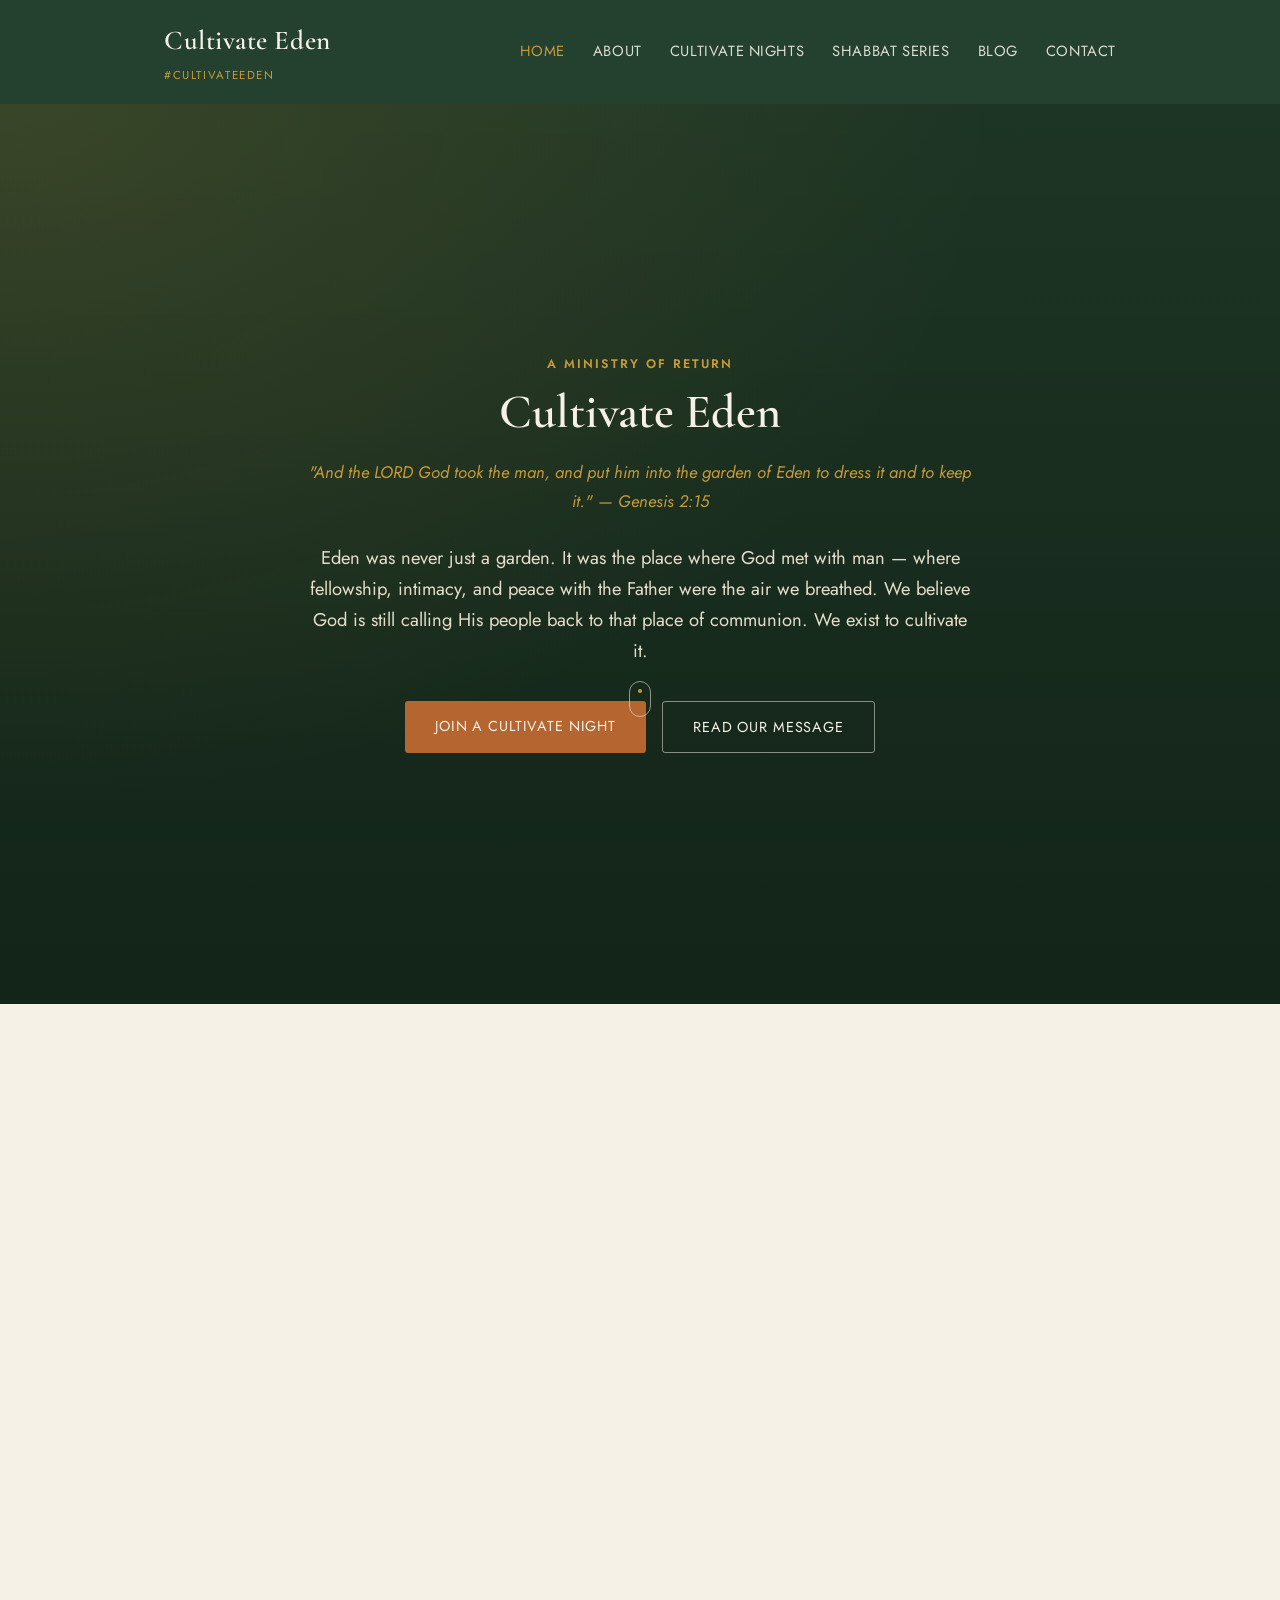
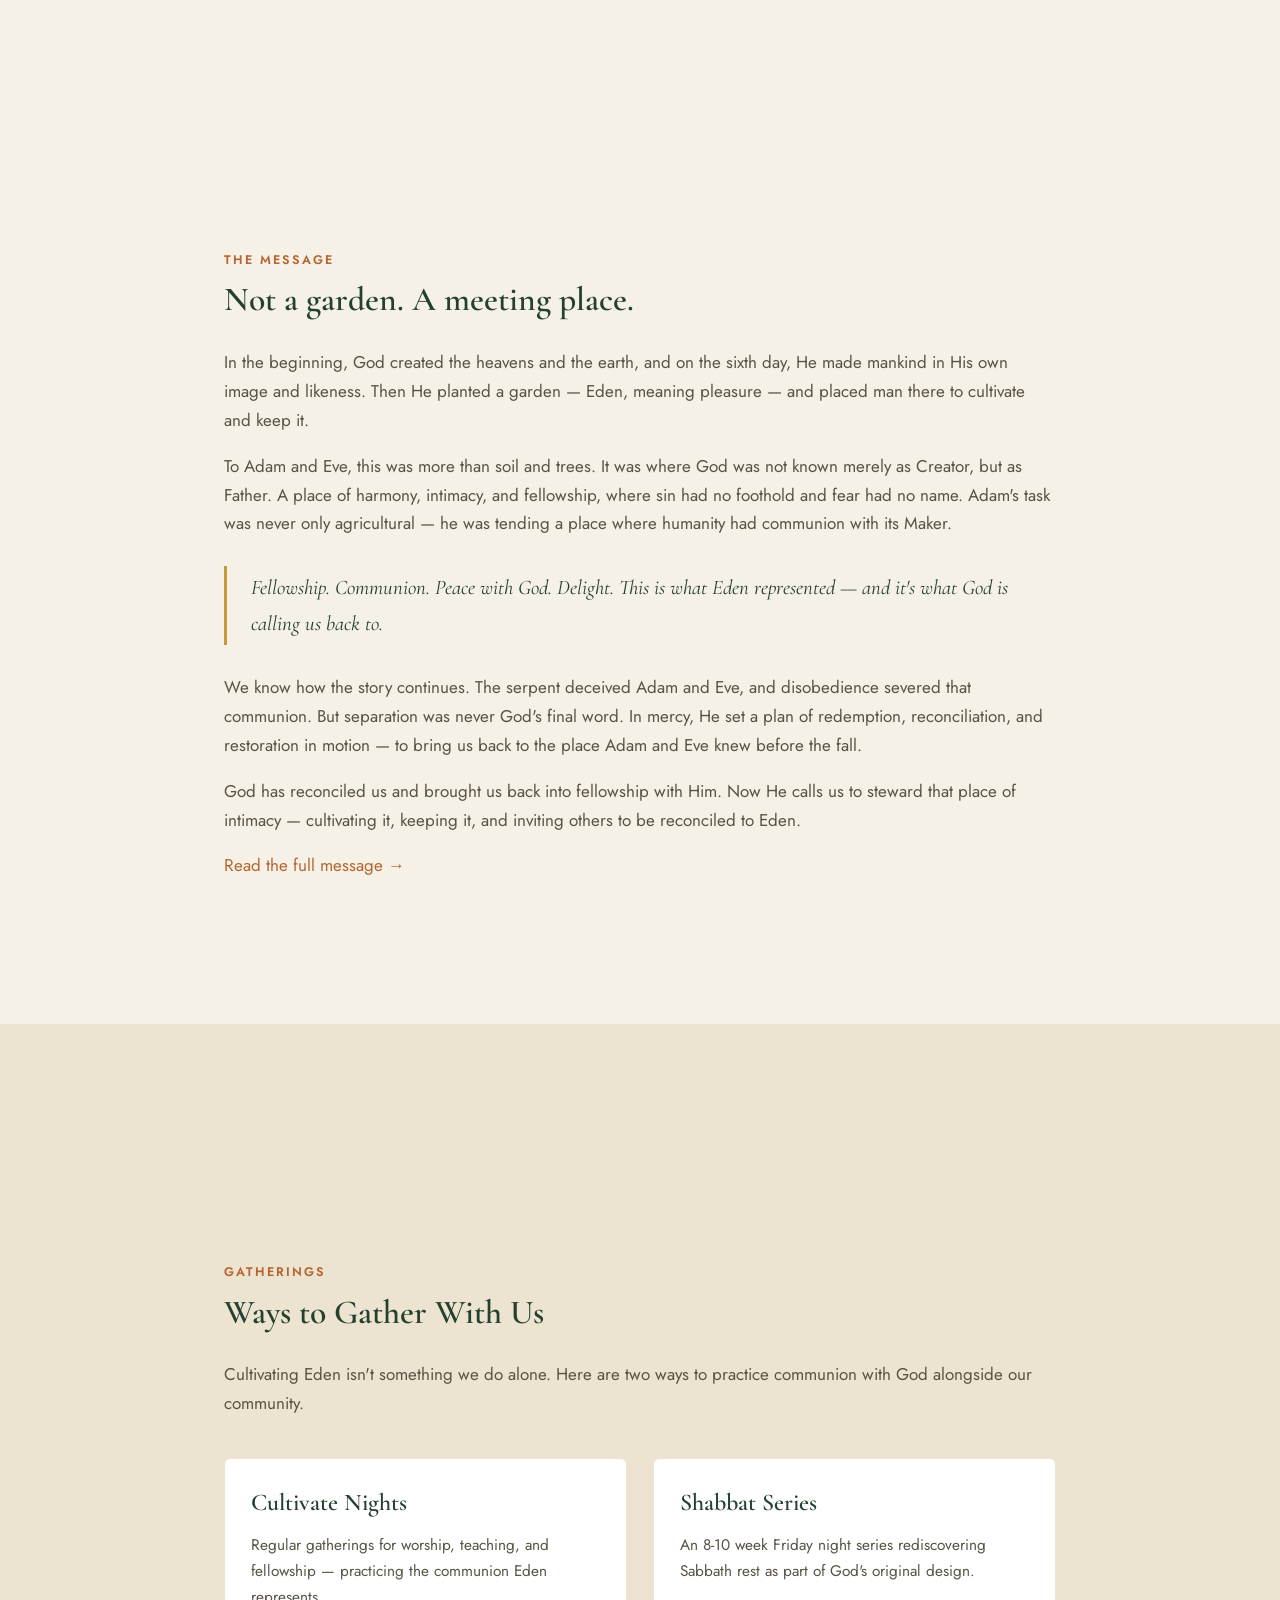
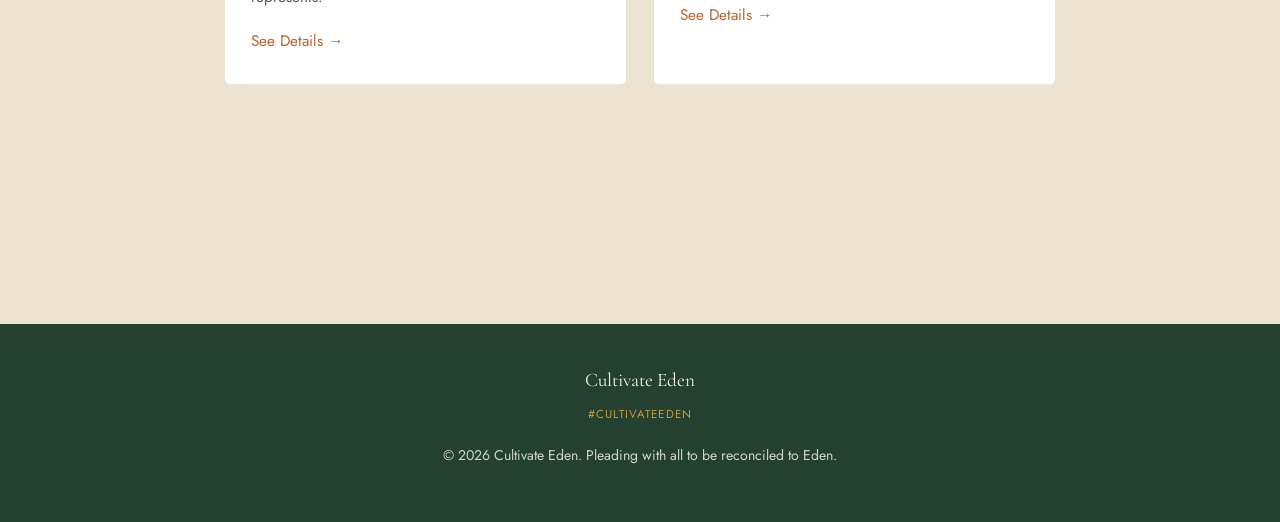
<file: index.html>
<!DOCTYPE html>
<html lang="en">
<head>
<meta charset="UTF-8">
<meta name="viewport" content="width=device-width, initial-scale=1.0">
<title>Cultivate Eden — A Return to Communion with God</title>
<meta name="description" content="Cultivate Eden is a ministry inviting people back into fellowship with God through the message of Eden, redemption, and communion. Join us for Cultivate Nights.">
<link rel="preconnect" href="https://fonts.googleapis.com">
<link href="https://fonts.googleapis.com/css2?family=Cormorant+Garamond:wght@500;600;700&family=Jost:wght@400;500;600&display=swap" rel="stylesheet">
<link rel="stylesheet" href="styles.css">
<!-- Handles the login link in Netlify Identity invite/reset emails, which land
     back on the homepage before redirecting into /admin. -->
<script src="https://identity.netlify.com/v1/netlify-identity-widget.js"></script>
</head>
<body>

<header class="site-header">
  <div class="nav-wrap">
    <a href="index.html" class="brand">
      <span class="brand-name">Cultivate Eden</span>
      <span class="brand-tag">#CultivateEden</span>
    </a>
    <nav class="site-nav">
      <a href="index.html" class="active">Home</a>
      <a href="about.html">About</a>
      <a href="cultivate-nights.html">Cultivate Nights</a>
      <a href="shabbat-series.html">Shabbat Series</a>
      <a href="blog.html">Blog</a>
      <a href="contact.html">Contact</a>
    </nav>
  </div>
</header>

<div class="hero-pin">
  <section class="hero">
    <div class="hero-video-bg">
      <video id="heroVideo" autoplay muted playsinline preload="auto"></video>
    </div>
    <div class="hero-video-overlay"></div>
    <div class="container">
      <span class="section-label" style="color: var(--gold);">A Ministry of Return</span>
      <h1>Cultivate Eden</h1>
      <p class="verse">"And the LORD God took the man, and put him into the garden of Eden to dress it and to keep it." — Genesis 2:15</p>
      <p class="lead">Eden was never just a garden. It was the place where God met with man — where fellowship, intimacy, and peace with the Father were the air we breathed. We believe God is still calling His people back to that place of communion. We exist to cultivate it.</p>
      <div class="hero-actions">
        <a href="cultivate-nights.html" class="btn btn-primary">Join a Cultivate Night</a>
        <a href="about.html" class="btn btn-outline">Read Our Message</a>
      </div>
      <div class="scroll-cue" aria-hidden="true">
        <span></span>
      </div>
    </div>
  </section>
</div>

<section class="stack-section">
  <div class="container reveal">
    <span class="section-label">The Message</span>
    <h2>Not a garden. A meeting place.</h2>
    <p>In the beginning, God created the heavens and the earth, and on the sixth day, He made mankind in His own image and likeness. Then He planted a garden — Eden, meaning pleasure — and placed man there to cultivate and keep it.</p>
    <p>To Adam and Eve, this was more than soil and trees. It was where God was not known merely as Creator, but as Father. A place of harmony, intimacy, and fellowship, where sin had no foothold and fear had no name. Adam's task was never only agricultural — he was tending a place where humanity had communion with its Maker.</p>
    <blockquote>Fellowship. Communion. Peace with God. Delight. This is what Eden represented — and it's what God is calling us back to.</blockquote>
    <p>We know how the story continues. The serpent deceived Adam and Eve, and disobedience severed that communion. But separation was never God's final word. In mercy, He set a plan of redemption, reconciliation, and restoration in motion — to bring us back to the place Adam and Eve knew before the fall.</p>
    <p>God has reconciled us and brought us back into fellowship with Him. Now He calls us to steward that place of intimacy — cultivating it, keeping it, and inviting others to be reconciled to Eden.</p>
    <p><a href="about.html">Read the full message &rarr;</a></p>
  </div>
</section>

<section class="alt stack-section">
  <div class="container reveal">
    <span class="section-label">Gatherings</span>
    <h2>Ways to Gather With Us</h2>
    <p>Cultivating Eden isn't something we do alone. Here are two ways to practice communion with God alongside our community.</p>
    <div class="card-grid" style="margin-top: 40px;">
      <div class="card reveal reveal-delay-1">
        <h3>Cultivate Nights</h3>
        <p>Regular gatherings for worship, teaching, and fellowship — practicing the communion Eden represents.</p>
        <p style="margin-top: 18px;"><a href="cultivate-nights.html">See Details &rarr;</a></p>
      </div>
      <div class="card reveal reveal-delay-2">
        <h3>Shabbat Series</h3>
        <p>An 8-10 week Friday night series rediscovering Sabbath rest as part of God's original design.</p>
        <p style="margin-top: 18px;"><a href="shabbat-series.html">See Details &rarr;</a></p>
      </div>
    </div>
  </div>
</section>

<footer class="site-footer">
  <div class="container">
    <span class="brand-name">Cultivate Eden</span>
    <span class="foot-tag">#CultivateEden</span>
    <p style="margin-top: 18px; color: #cfd6c8;">&copy; 2026 Cultivate Eden. Pleading with all to be reconciled to Eden.</p>
  </div>
</footer>

<script>
  // Rotating hero background videos — green / forest / nature clips.
  // To add, remove, or swap clips, just edit this array.
  var heroClips = [
    "https://cdn.pixabay.com/video/2024/03/08/203449-921267347_large.mp4",
    "https://cdn.pixabay.com/video/2025/06/24/287510_large.mp4",
    "https://cdn.pixabay.com/video/2023/11/19/189813-887078786_large.mp4",
    "https://cdn.pixabay.com/video/2020/09/15/49981-459802291_large.mp4",
    "https://cdn.pixabay.com/video/2024/05/12/211641_large.mp4"
  ];

  (function () {
    var video = document.getElementById("heroVideo");
    if (!video) return;

    var index = 0;

    function playClip(i) {
      video.classList.remove("is-visible");
      window.setTimeout(function () {
        video.src = heroClips[i];
        video.load();
        video.play().catch(function () {
          // Autoplay may be blocked until the user interacts with the page — that's fine,
          // the green gradient background still shows underneath.
        });
      }, 300);
    }

    video.addEventListener("loadeddata", function () {
      video.classList.add("is-visible");
    });

    video.addEventListener("ended", function () {
      index = (index + 1) % heroClips.length;
      playClip(index);
    });

    // If a clip fails to load (dead link, network hiccup), skip to the next one
    // instead of leaving the hero stuck on the plain gradient.
    video.addEventListener("error", function () {
      index = (index + 1) % heroClips.length;
      if (index !== 0) { playClip(index); }
    });

    playClip(index);
  })();

  // Apple-style pinned hero: the hero stays fixed full-screen while you scroll through
  // an extra-tall wrapper (.hero-pin). As that scroll "budget" is used up, the headline
  // fades/lifts/shrinks and the video slowly zooms — then the Message section slides up
  // over the top, exactly like apple.com product pages.
  (function () {
    var pin = document.querySelector(".hero-pin");
    var hero = pin ? pin.querySelector(".hero") : null;
    var bg = document.querySelector(".hero-video-bg");
    var content = document.querySelector(".hero-pin .hero .container");
    var cue = document.querySelector(".scroll-cue");
    if (!pin || !hero || !bg || !content) return;

    var reduceMotion = window.matchMedia && window.matchMedia("(prefers-reduced-motion: reduce)").matches;
    if (reduceMotion) {
      content.style.opacity = 1;
      return;
    }

    var ticking = false;

    function update() {
      var pinRect = pin.getBoundingClientRect();
      var heroHeight = hero.offsetHeight;
      var scrollRange = pin.offsetHeight - heroHeight; // distance the hero stays pinned for
      var scrolled = -pinRect.top;
      var progress = scrollRange > 0 ? Math.min(Math.max(scrolled / scrollRange, 0), 1) : 0;

      // Headline fades, lifts, and shrinks slightly as you scroll through the pin.
      var contentOpacity = Math.max(1 - progress * 1.4, 0);
      var contentLift = progress * -60;
      var contentScale = 1 - progress * 0.08;
      content.style.opacity = String(contentOpacity);
      content.style.transform = "translateY(" + contentLift + "px) scale(" + contentScale + ")";

      // The scroll cue fades out fast — it's only meant for the very top of the page.
      if (cue) cue.style.opacity = String(Math.max(1 - progress * 4, 0));

      // Background video slow-zooms and drifts for a cinematic feel.
      var maxBgOffset = heroHeight * 0.1;
      bg.style.transform = "translateY(" + (progress * maxBgOffset) + "px) scale(" + (1 + progress * 0.1) + ")";

      ticking = false;
    }

    function onScroll() {
      if (!ticking) {
        window.requestAnimationFrame(update);
        ticking = true;
      }
    }

    window.addEventListener("scroll", onScroll, { passive: true });
    window.addEventListener("resize", onScroll);
    update();
  })();

  // Scroll-triggered reveals: sections/cards fade + rise into place as they enter the
  // viewport, the way each block on an Apple product page animates in as you scroll to it.
  (function () {
    var revealEls = document.querySelectorAll(".reveal");
    if (!revealEls.length) return;

    var reduceMotion = window.matchMedia && window.matchMedia("(prefers-reduced-motion: reduce)").matches;
    if (reduceMotion || !("IntersectionObserver" in window)) {
      revealEls.forEach(function (el) { el.classList.add("in-view"); });
      return;
    }

    var observer = new IntersectionObserver(
      function (entries) {
        entries.forEach(function (entry) {
          if (entry.isIntersecting) {
            entry.target.classList.add("in-view");
            observer.unobserve(entry.target);
          }
        });
      },
      { threshold: 0.15, rootMargin: "0px 0px -60px 0px" }
    );

    revealEls.forEach(function (el) { observer.observe(el); });
  })();

  // Netlify Identity: invite/password-reset emails link back here, then hand off
  // to the login modal and on into /admin once signed in.
  if (window.netlifyIdentity) {
    window.netlifyIdentity.on("init", function (user) {
      if (!user) {
        window.netlifyIdentity.on("login", function () {
          document.location.href = "/admin/";
        });
      }
    });
  }
</script>

</body>
</html>
</file>
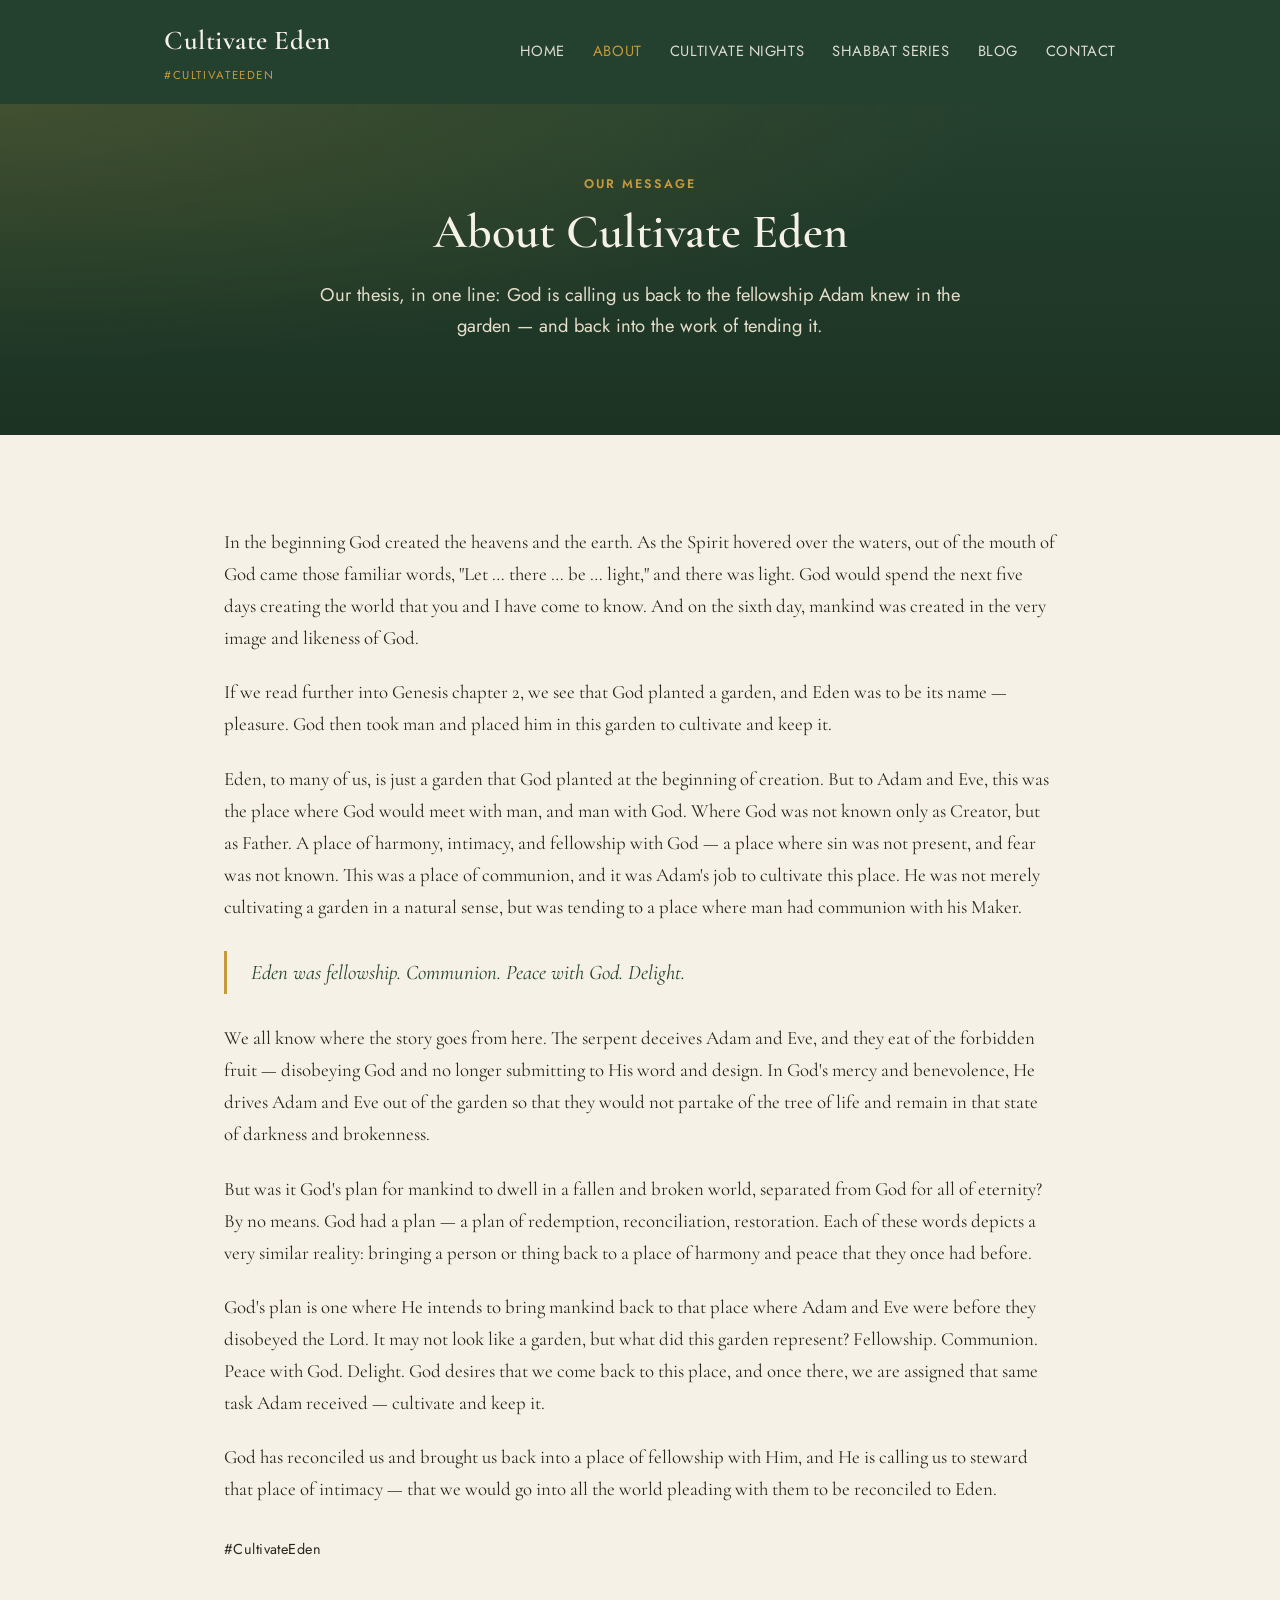
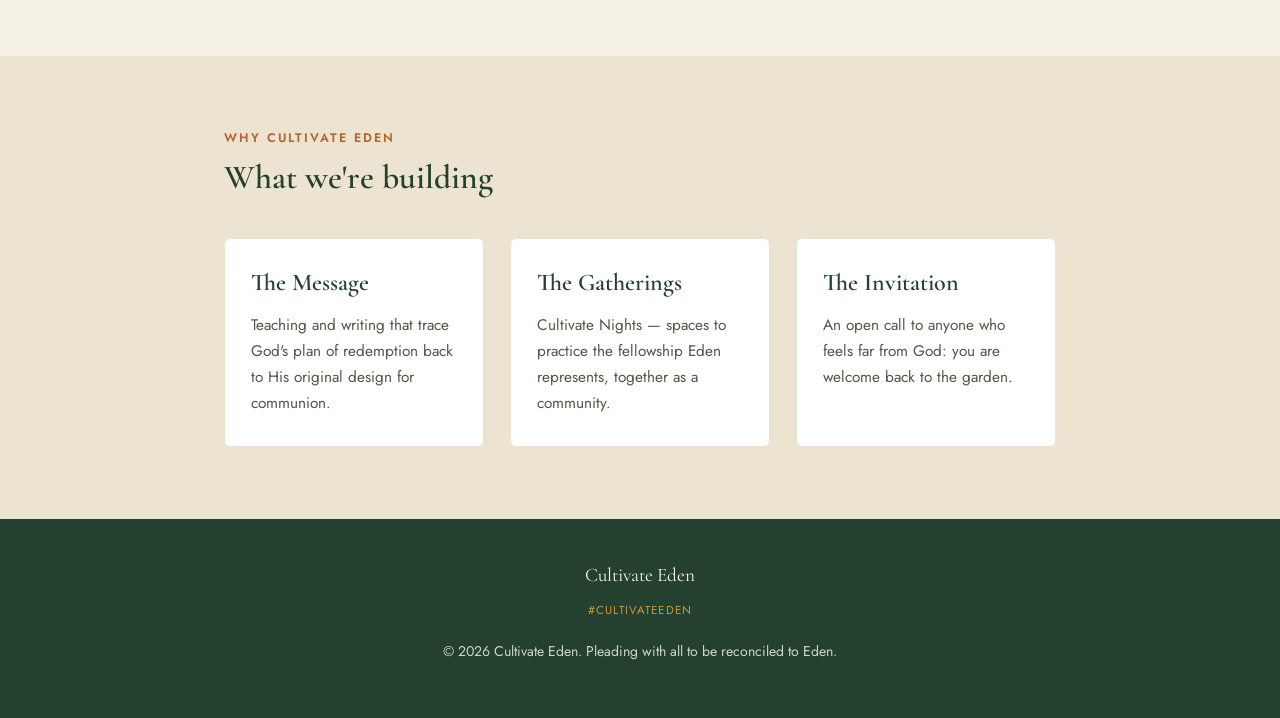
<file: about.html>
<!DOCTYPE html>
<html lang="en">
<head>
<meta charset="UTF-8">
<meta name="viewport" content="width=device-width, initial-scale=1.0">
<title>About — Cultivate Eden</title>
<meta name="description" content="The full message and thesis of Cultivate Eden: God's plan to restore mankind to fellowship, and our call to cultivate and keep that place of communion.">
<link rel="preconnect" href="https://fonts.googleapis.com">
<link href="https://fonts.googleapis.com/css2?family=Cormorant+Garamond:wght@500;600;700&family=Jost:wght@400;500;600&display=swap" rel="stylesheet">
<link rel="stylesheet" href="styles.css">
</head>
<body>

<header class="site-header">
  <div class="nav-wrap">
    <a href="index.html" class="brand">
      <span class="brand-name">Cultivate Eden</span>
      <span class="brand-tag">#CultivateEden</span>
    </a>
    <nav class="site-nav">
      <a href="index.html">Home</a>
      <a href="about.html" class="active">About</a>
      <a href="cultivate-nights.html">Cultivate Nights</a>
      <a href="shabbat-series.html">Shabbat Series</a>
      <a href="blog.html">Blog</a>
      <a href="contact.html">Contact</a>
    </nav>
  </div>
</header>

<section class="hero" style="padding: 70px 0 60px;">
  <div class="container">
    <span class="section-label" style="color: var(--gold);">Our Message</span>
    <h1>About Cultivate Eden</h1>
    <p class="lead">Our thesis, in one line: God is calling us back to the fellowship Adam knew in the garden — and back into the work of tending it.</p>
  </div>
</section>

<section>
  <div class="container">
    <article class="post-body">
      <p>In the beginning God created the heavens and the earth. As the Spirit hovered over the waters, out of the mouth of God came those familiar words, "Let&nbsp;&hellip;&nbsp;there&nbsp;&hellip;&nbsp;be&nbsp;&hellip;&nbsp;light," and there was light. God would spend the next five days creating the world that you and I have come to know. And on the sixth day, mankind was created in the very image and likeness of God.</p>

      <p>If we read further into Genesis chapter 2, we see that God planted a garden, and Eden was to be its name — pleasure. God then took man and placed him in this garden to cultivate and keep it.</p>

      <p>Eden, to many of us, is just a garden that God planted at the beginning of creation. But to Adam and Eve, this was the place where God would meet with man, and man with God. Where God was not known only as Creator, but as Father. A place of harmony, intimacy, and fellowship with God — a place where sin was not present, and fear was not known. This was a place of communion, and it was Adam's job to cultivate this place. He was not merely cultivating a garden in a natural sense, but was tending to a place where man had communion with his Maker.</p>

      <blockquote>Eden was fellowship. Communion. Peace with God. Delight.</blockquote>

      <p>We all know where the story goes from here. The serpent deceives Adam and Eve, and they eat of the forbidden fruit — disobeying God and no longer submitting to His word and design. In God's mercy and benevolence, He drives Adam and Eve out of the garden so that they would not partake of the tree of life and remain in that state of darkness and brokenness.</p>

      <p>But was it God's plan for mankind to dwell in a fallen and broken world, separated from God for all of eternity? By no means. God had a plan — a plan of redemption, reconciliation, restoration. Each of these words depicts a very similar reality: bringing a person or thing back to a place of harmony and peace that they once had before.</p>

      <p>God's plan is one where He intends to bring mankind back to that place where Adam and Eve were before they disobeyed the Lord. It may not look like a garden, but what did this garden represent? Fellowship. Communion. Peace with God. Delight. God desires that we come back to this place, and once there, we are assigned that same task Adam received — cultivate and keep it.</p>

      <p>God has reconciled us and brought us back into a place of fellowship with Him, and He is calling us to steward that place of intimacy — that we would go into all the world pleading with them to be reconciled to Eden.</p>

      <p class="hashtag">#CultivateEden</p>
    </article>
  </div>
</section>

<section class="alt">
  <div class="container">
    <span class="section-label">Why Cultivate Eden</span>
    <h2>What we're building</h2>
    <div class="card-grid">
      <div class="card">
        <h3>The Message</h3>
        <p>Teaching and writing that trace God's plan of redemption back to His original design for communion.</p>
      </div>
      <div class="card">
        <h3>The Gatherings</h3>
        <p>Cultivate Nights — spaces to practice the fellowship Eden represents, together as a community.</p>
      </div>
      <div class="card">
        <h3>The Invitation</h3>
        <p>An open call to anyone who feels far from God: you are welcome back to the garden.</p>
      </div>
    </div>
  </div>
</section>

<footer class="site-footer">
  <div class="container">
    <span class="brand-name">Cultivate Eden</span>
    <span class="foot-tag">#CultivateEden</span>
    <p style="margin-top: 18px; color: #cfd6c8;">&copy; 2026 Cultivate Eden. Pleading with all to be reconciled to Eden.</p>
  </div>
</footer>

</body>
</html>
</file>
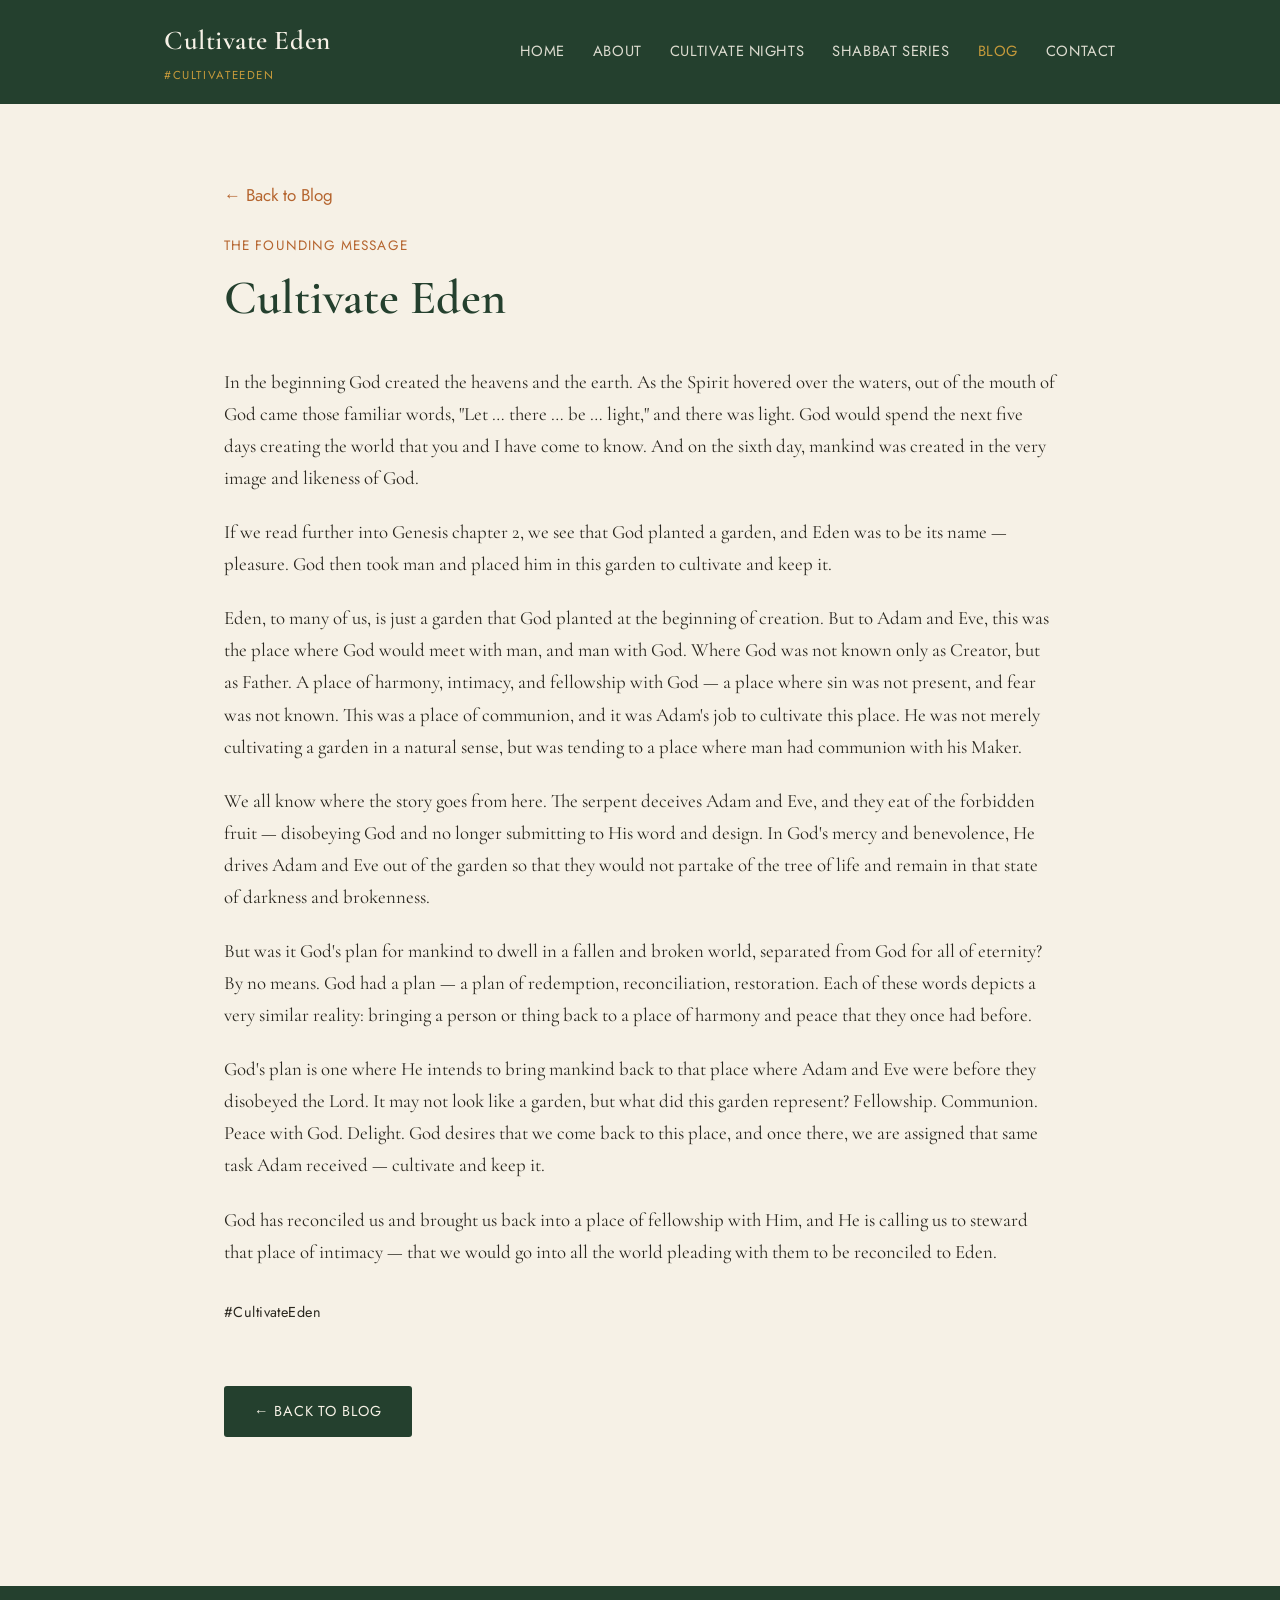
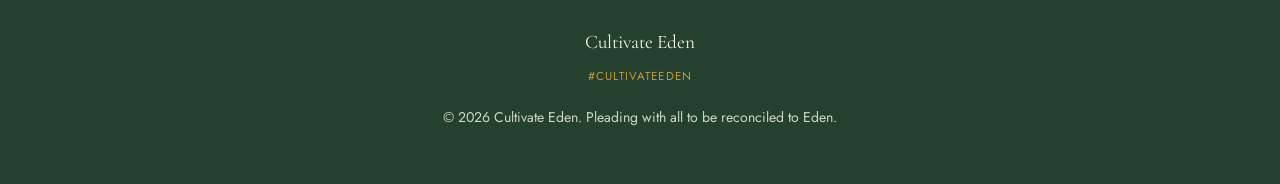
<file: blog-cultivate-eden.html>
<!DOCTYPE html>
<html lang="en">
<head>
<meta charset="UTF-8">
<meta name="viewport" content="width=device-width, initial-scale=1.0">
<title>Cultivate Eden: The Message — Cultivate Eden Blog</title>
<meta name="description" content="The founding message of Cultivate Eden: God's plan to restore mankind to the fellowship Adam and Eve knew in the garden.">
<link rel="preconnect" href="https://fonts.googleapis.com">
<link href="https://fonts.googleapis.com/css2?family=Cormorant+Garamond:wght@500;600;700&family=Jost:wght@400;500;600&display=swap" rel="stylesheet">
<link rel="stylesheet" href="styles.css">
</head>
<body>

<header class="site-header">
  <div class="nav-wrap">
    <a href="index.html" class="brand">
      <span class="brand-name">Cultivate Eden</span>
      <span class="brand-tag">#CultivateEden</span>
    </a>
    <nav class="site-nav">
      <a href="index.html">Home</a>
      <a href="about.html">About</a>
      <a href="cultivate-nights.html">Cultivate Nights</a>
      <a href="shabbat-series.html">Shabbat Series</a>
      <a href="blog.html" class="active">Blog</a>
      <a href="contact.html">Contact</a>
    </nav>
  </div>
</header>

<section style="padding-top: 60px;">
  <div class="container">
    <p><a href="blog.html">&larr; Back to Blog</a></p>
    <p class="post-meta" style="margin-top: 24px;">The Founding Message</p>
    <h1>Cultivate Eden</h1>

    <article class="post-body" style="margin-top: 30px;">
      <p>In the beginning God created the heavens and the earth. As the Spirit hovered over the waters, out of the mouth of God came those familiar words, "Let&nbsp;&hellip;&nbsp;there&nbsp;&hellip;&nbsp;be&nbsp;&hellip;&nbsp;light," and there was light. God would spend the next five days creating the world that you and I have come to know. And on the sixth day, mankind was created in the very image and likeness of God.</p>

      <p>If we read further into Genesis chapter 2, we see that God planted a garden, and Eden was to be its name — pleasure. God then took man and placed him in this garden to cultivate and keep it.</p>

      <p>Eden, to many of us, is just a garden that God planted at the beginning of creation. But to Adam and Eve, this was the place where God would meet with man, and man with God. Where God was not known only as Creator, but as Father. A place of harmony, intimacy, and fellowship with God — a place where sin was not present, and fear was not known. This was a place of communion, and it was Adam's job to cultivate this place. He was not merely cultivating a garden in a natural sense, but was tending to a place where man had communion with his Maker.</p>

      <p>We all know where the story goes from here. The serpent deceives Adam and Eve, and they eat of the forbidden fruit — disobeying God and no longer submitting to His word and design. In God's mercy and benevolence, He drives Adam and Eve out of the garden so that they would not partake of the tree of life and remain in that state of darkness and brokenness.</p>

      <p>But was it God's plan for mankind to dwell in a fallen and broken world, separated from God for all of eternity? By no means. God had a plan — a plan of redemption, reconciliation, restoration. Each of these words depicts a very similar reality: bringing a person or thing back to a place of harmony and peace that they once had before.</p>

      <p>God's plan is one where He intends to bring mankind back to that place where Adam and Eve were before they disobeyed the Lord. It may not look like a garden, but what did this garden represent? Fellowship. Communion. Peace with God. Delight. God desires that we come back to this place, and once there, we are assigned that same task Adam received — cultivate and keep it.</p>

      <p>God has reconciled us and brought us back into a place of fellowship with Him, and He is calling us to steward that place of intimacy — that we would go into all the world pleading with them to be reconciled to Eden.</p>

      <p class="hashtag">#CultivateEden</p>
    </article>

    <p style="margin-top: 40px;"><a href="blog.html" class="btn btn-outline" style="background: var(--deep-green); border: none;">&larr; Back to Blog</a></p>
  </div>
</section>

<footer class="site-footer" style="margin-top: 60px;">
  <div class="container">
    <span class="brand-name">Cultivate Eden</span>
    <span class="foot-tag">#CultivateEden</span>
    <p style="margin-top: 18px; color: #cfd6c8;">&copy; 2026 Cultivate Eden. Pleading with all to be reconciled to Eden.</p>
  </div>
</footer>

</body>
</html>
</file>
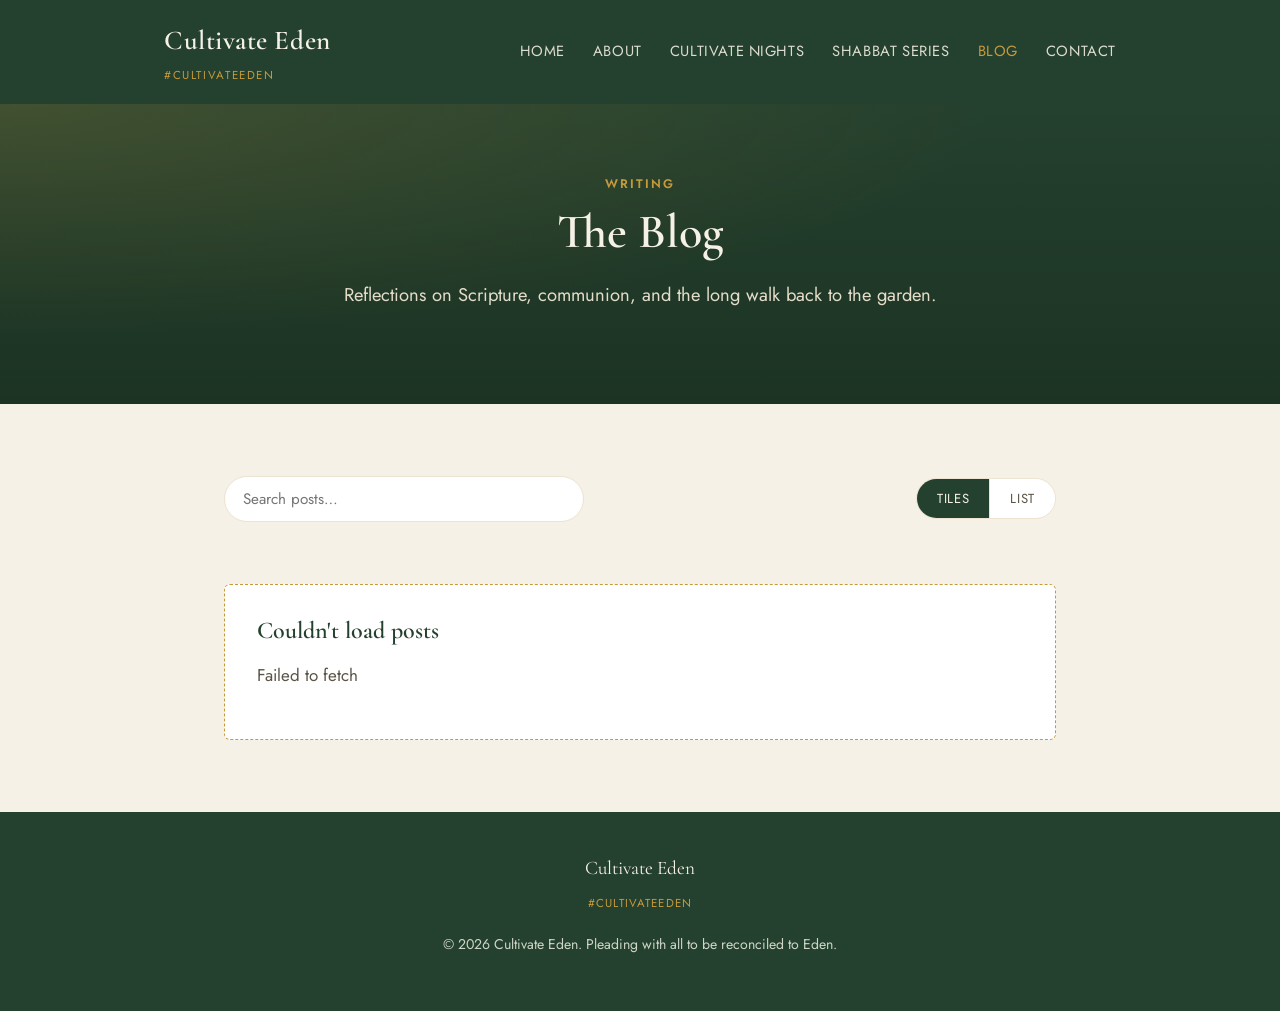
<file: blog.html>
<!DOCTYPE html>
<html lang="en">
<head>
<meta charset="UTF-8">
<meta name="viewport" content="width=device-width, initial-scale=1.0">
<title>Blog — Cultivate Eden</title>
<meta name="description" content="Writing and reflections from Cultivate Eden on Scripture, communion with God, and the call to be reconciled to Eden.">
<link rel="preconnect" href="https://fonts.googleapis.com">
<link href="https://fonts.googleapis.com/css2?family=Cormorant+Garamond:wght@500;600;700&family=Jost:wght@400;500;600&display=swap" rel="stylesheet">
<link rel="stylesheet" href="styles.css">
</head>
<body>

<header class="site-header">
  <div class="nav-wrap">
    <a href="index.html" class="brand">
      <span class="brand-name">Cultivate Eden</span>
      <span class="brand-tag">#CultivateEden</span>
    </a>
    <nav class="site-nav">
      <a href="index.html">Home</a>
      <a href="about.html">About</a>
      <a href="cultivate-nights.html">Cultivate Nights</a>
      <a href="shabbat-series.html">Shabbat Series</a>
      <a href="blog.html" class="active">Blog</a>
      <a href="contact.html">Contact</a>
    </nav>
  </div>
</header>

<section class="hero" style="padding: 70px 0 60px;">
  <div class="container">
    <span class="section-label" style="color: var(--gold);">Writing</span>
    <h1>The Blog</h1>
    <p class="lead">Reflections on Scripture, communion, and the long walk back to the garden.</p>
  </div>
</section>

<section>
  <div class="container">
    <div class="blog-toolbar">
      <div class="blog-search">
        <input type="search" id="blog-search-input" placeholder="Search posts…" aria-label="Search posts">
      </div>
      <div class="blog-view-toggle" role="group" aria-label="Post display style">
        <button type="button" id="view-tiles-btn" class="view-toggle-btn">Tiles</button>
        <button type="button" id="view-list-btn" class="view-toggle-btn">List</button>
      </div>
    </div>
    <div id="blog-post-list" class="post-grid">
      <p>Loading posts…</p>
    </div>
  </div>
</section>

<footer class="site-footer">
  <div class="container">
    <span class="brand-name">Cultivate Eden</span>
    <span class="foot-tag">#CultivateEden</span>
    <p style="margin-top: 18px; color: #cfd6c8;">&copy; 2026 Cultivate Eden. Pleading with all to be reconciled to Eden.</p>
  </div>
</footer>

<script src="assets/site-config.js"></script>
<script src="assets/blog.js"></script>
<script>
  (function () {
    var listEl = document.getElementById("blog-post-list");
    var searchInput = document.getElementById("blog-search-input");
    var tilesBtn = document.getElementById("view-tiles-btn");
    var listBtn = document.getElementById("view-list-btn");

    var VIEW_KEY = "cultivateEdenBlogView";
    var allPosts = [];
    var isLoading = true;
    var currentView = localStorage.getItem(VIEW_KEY) || "tiles";

    function setView(view) {
      currentView = view;
      localStorage.setItem(VIEW_KEY, view);
      tilesBtn.setAttribute("aria-pressed", String(view === "tiles"));
      listBtn.setAttribute("aria-pressed", String(view === "list"));
      listEl.className = view === "tiles" ? "post-grid" : "post-list";
      render();
    }

    tilesBtn.addEventListener("click", function () { setView("tiles"); });
    listBtn.addEventListener("click", function () { setView("list"); });

    searchInput.addEventListener("input", function () { render(); });

    function fadeInResults() {
      window.requestAnimationFrame(function () {
        window.setTimeout(function () {
          listEl.querySelectorAll(".reveal").forEach(function (el) {
            el.classList.add("in-view");
          });
        }, 30);
      });
    }

    function matchesSearch(post, query) {
      if (!query) return true;
      var haystack = (post.title + " " + post.excerpt + " " + post.body).toLowerCase();
      return haystack.indexOf(query) !== -1;
    }

    function tileMarkup(post, i) {
      var image = post.image
        ? '<img class="post-tile-image" src="' + post.image + '" alt="" loading="lazy">'
        : '<div class="post-tile-image placeholder">Cultivate Eden</div>';
      return (
        '<div class="post-tile reveal' + (i < 6 ? " reveal-delay-" + ((i % 3) + 1) : "") + '">' +
        '<a href="post.html?slug=' + encodeURIComponent(post.slug) + '">' + image + "</a>" +
        '<div class="post-tile-body">' +
        '<span class="post-date">' + window.CultivateBlog.formatDate(post.date) + "</span>" +
        '<h3><a href="post.html?slug=' + encodeURIComponent(post.slug) + '">' + post.title + "</a></h3>" +
        "<p>" + post.excerpt + "</p>" +
        '<p><a href="post.html?slug=' + encodeURIComponent(post.slug) + '">Read the full post &rarr;</a></p>' +
        "</div></div>"
      );
    }

    function listMarkup(post, i) {
      var thumb = post.image
        ? '<a href="post.html?slug=' + encodeURIComponent(post.slug) + '">' +
          '<img class="post-preview-image" src="' + post.image + '" alt="" loading="lazy"></a>'
        : "";
      return (
        '<div class="post-preview reveal' + (i < 3 ? " reveal-delay-" + (i + 1) : "") + '">' +
        thumb +
        '<span class="post-date">' + window.CultivateBlog.formatDate(post.date) + "</span>" +
        '<h3><a href="post.html?slug=' + encodeURIComponent(post.slug) + '">' + post.title + "</a></h3>" +
        "<p>" + post.excerpt + "</p>" +
        '<p><a href="post.html?slug=' + encodeURIComponent(post.slug) + '">Read the full post &rarr;</a></p>' +
        "</div>"
      );
    }

    function render() {
      if (isLoading) {
        listEl.innerHTML = "<p>Loading posts…</p>";
        return;
      }

      var query = searchInput.value.trim().toLowerCase();
      var posts = allPosts.filter(function (p) { return matchesSearch(p, query); });

      if (!allPosts.length) {
        listEl.innerHTML =
          '<div class="info-box">' +
          "<h3 style=\"margin-bottom: 10px;\">No posts yet</h3>" +
          '<p>New writing will show up here as soon as it\'s published from <a href="/admin/">/admin</a>.</p>' +
          "</div>";
        return;
      }

      if (!posts.length) {
        listEl.innerHTML =
          '<div class="info-box">' +
          "<h3 style=\"margin-bottom: 10px;\">No posts match “" + searchInput.value + "”</h3>" +
          "<p>Try a different search term.</p>" +
          "</div>";
        return;
      }

      var markupFn = currentView === "tiles" ? tileMarkup : listMarkup;
      listEl.innerHTML = posts.map(markupFn).join("");
      fadeInResults();
    }

    if (!window.CultivateBlog || !window.CultivateBlog.isConfigured()) {
      listEl.innerHTML =
        '<div class="info-box">' +
        "<h3 style=\"margin-bottom: 10px;\">Almost there</h3>" +
        "<p>The blog will show posts here once <code>assets/site-config.js</code> has your GitHub username and repo name filled in. See the README for the two-line fix.</p>" +
        "</div>";
      return;
    }

    setView(currentView);

    window.CultivateBlog.fetchAllPosts()
      .then(function (posts) {
        allPosts = posts;
        isLoading = false;
        render();
      })
      .catch(function (err) {
        isLoading = false;
        listEl.innerHTML =
          '<div class="info-box">' +
          "<h3 style=\"margin-bottom: 10px;\">Couldn't load posts</h3>" +
          "<p>" + (err && err.message ? err.message : "Something went wrong fetching the blog.") + "</p>" +
          "</div>";
      });
  })();
</script>

</body>
</html>
</file>
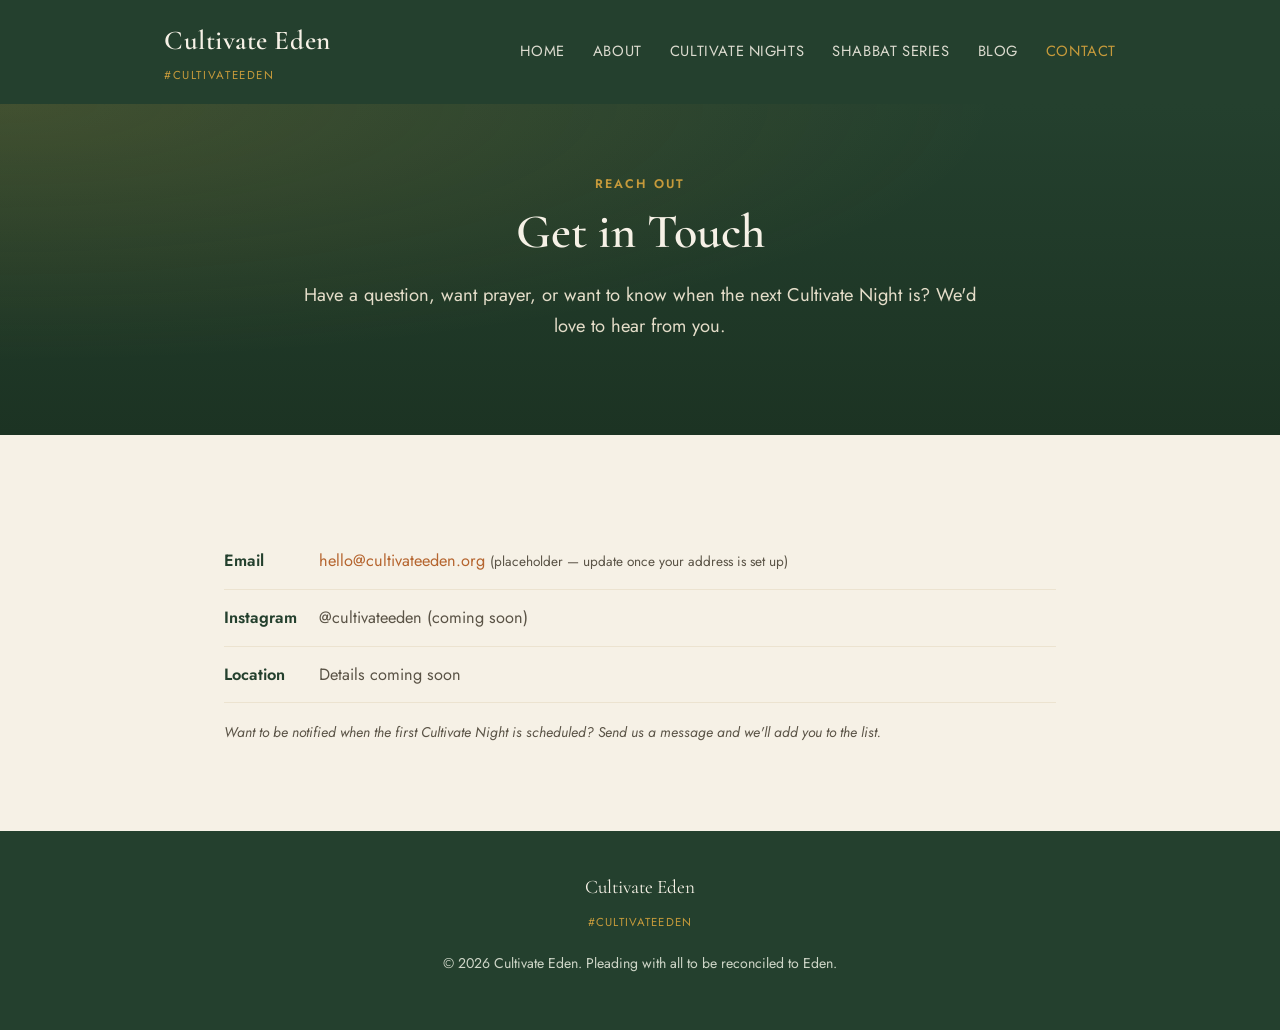
<file: contact.html>
<!DOCTYPE html>
<html lang="en">
<head>
<meta charset="UTF-8">
<meta name="viewport" content="width=device-width, initial-scale=1.0">
<title>Contact — Cultivate Eden</title>
<meta name="description" content="Get in touch with Cultivate Eden — ask a question, connect, or hear about upcoming Cultivate Nights.">
<link rel="preconnect" href="https://fonts.googleapis.com">
<link href="https://fonts.googleapis.com/css2?family=Cormorant+Garamond:wght@500;600;700&family=Jost:wght@400;500;600&display=swap" rel="stylesheet">
<link rel="stylesheet" href="styles.css">
</head>
<body>

<header class="site-header">
  <div class="nav-wrap">
    <a href="index.html" class="brand">
      <span class="brand-name">Cultivate Eden</span>
      <span class="brand-tag">#CultivateEden</span>
    </a>
    <nav class="site-nav">
      <a href="index.html">Home</a>
      <a href="about.html">About</a>
      <a href="cultivate-nights.html">Cultivate Nights</a>
      <a href="shabbat-series.html">Shabbat Series</a>
      <a href="blog.html">Blog</a>
      <a href="contact.html" class="active">Contact</a>
    </nav>
  </div>
</header>

<section class="hero" style="padding: 70px 0 60px;">
  <div class="container">
    <span class="section-label" style="color: var(--gold);">Reach Out</span>
    <h1>Get in Touch</h1>
    <p class="lead">Have a question, want prayer, or want to know when the next Cultivate Night is? We'd love to hear from you.</p>
  </div>
</section>

<section>
  <div class="container">
    <ul class="contact-list">
      <li><span class="label">Email</span> <a href="mailto:hello@cultivateeden.org">hello@cultivateeden.org</a> <span style="color: var(--ink-soft); font-size: 0.85rem;">(placeholder — update once your address is set up)</span></li>
      <li><span class="label">Instagram</span> <span style="color: var(--ink-soft);">@cultivateeden (coming soon)</span></li>
      <li><span class="label">Location</span> <span style="color: var(--ink-soft);">Details coming soon</span></li>
    </ul>
    <p class="note">Want to be notified when the first Cultivate Night is scheduled? Send us a message and we'll add you to the list.</p>
  </div>
</section>

<footer class="site-footer">
  <div class="container">
    <span class="brand-name">Cultivate Eden</span>
    <span class="foot-tag">#CultivateEden</span>
    <p style="margin-top: 18px; color: #cfd6c8;">&copy; 2026 Cultivate Eden. Pleading with all to be reconciled to Eden.</p>
  </div>
</footer>

</body>
</html>
</file>
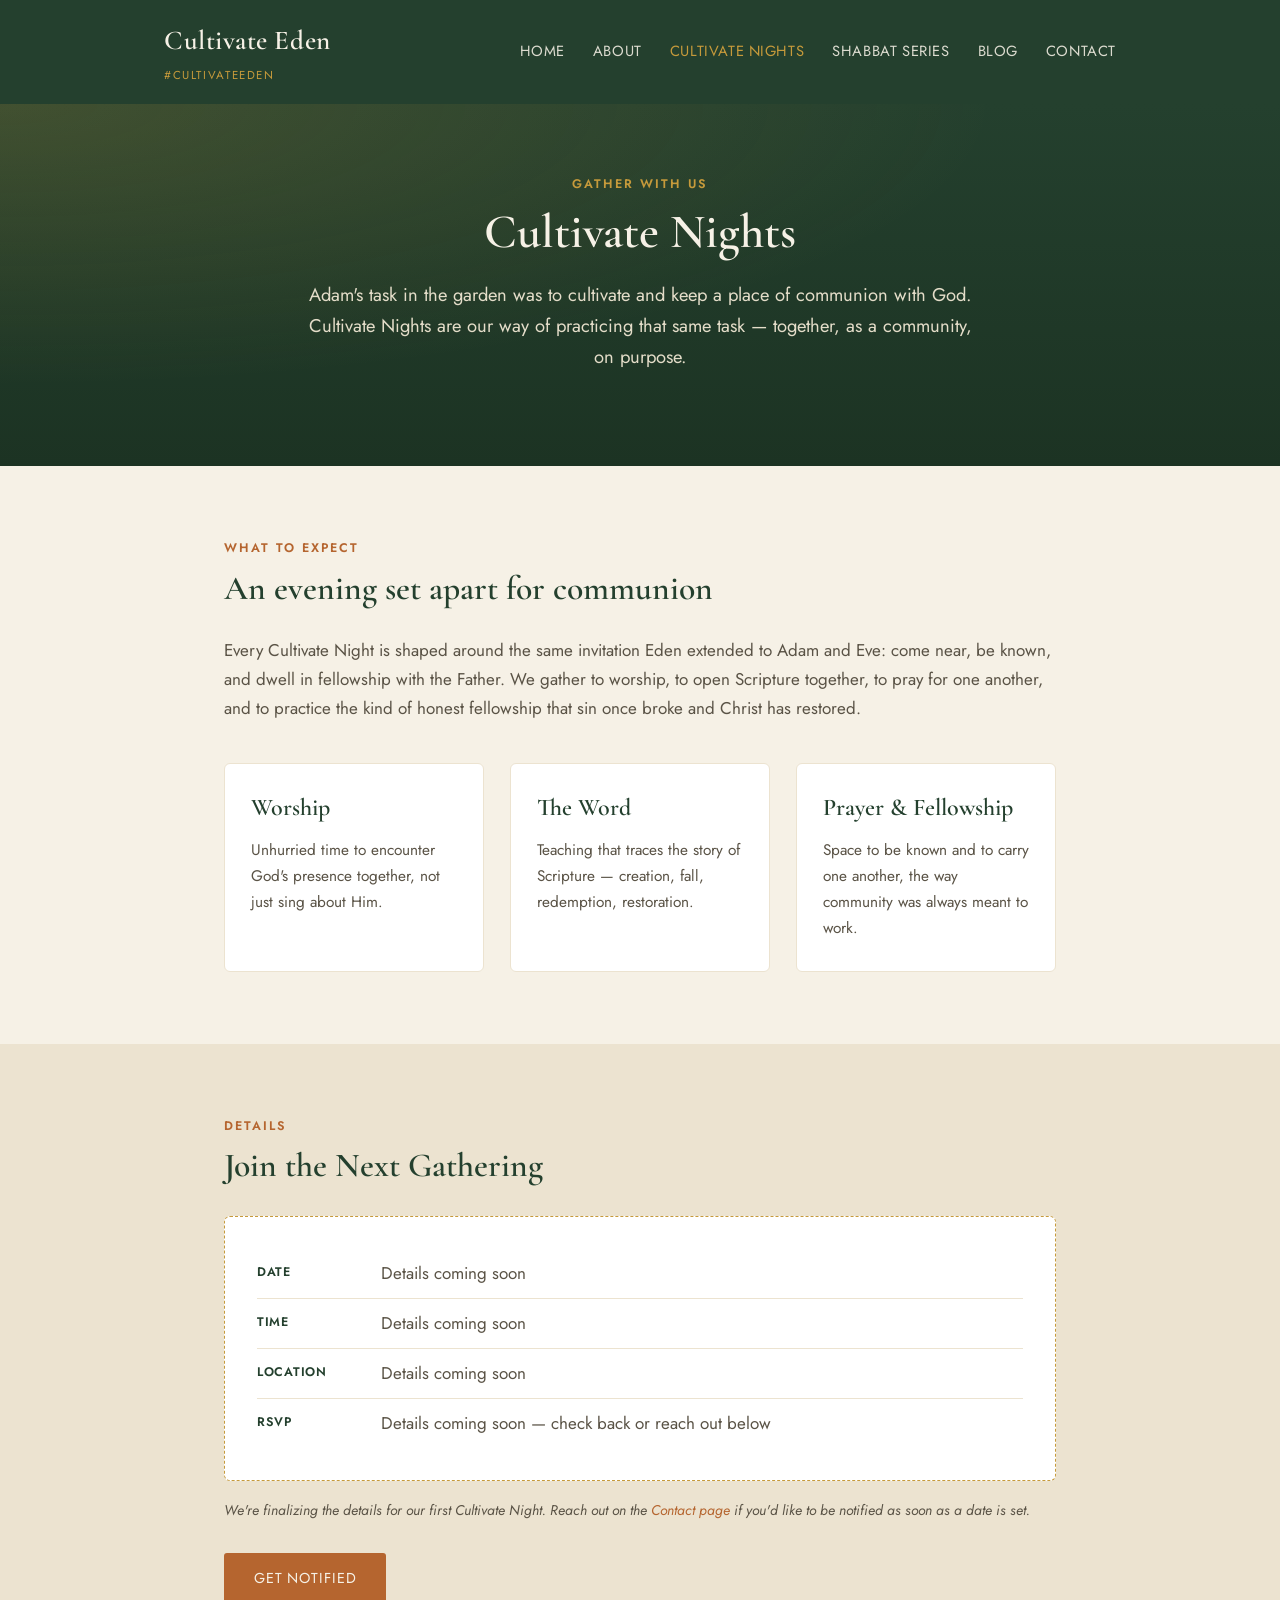
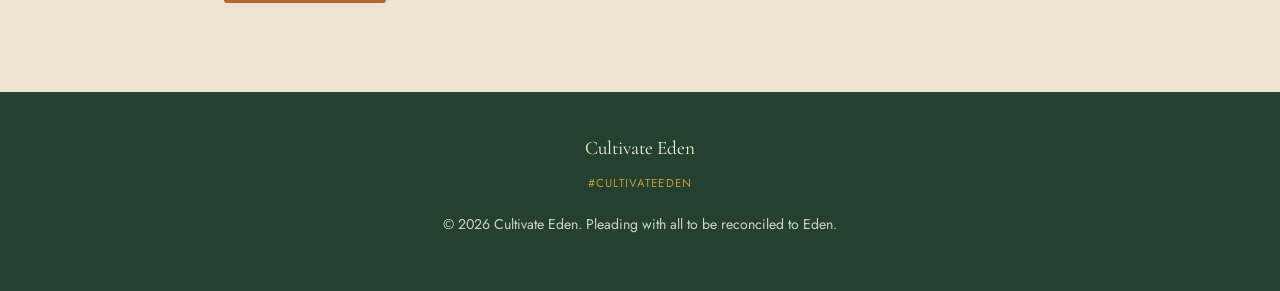
<file: cultivate-nights.html>
<!DOCTYPE html>
<html lang="en">
<head>
<meta charset="UTF-8">
<meta name="viewport" content="width=device-width, initial-scale=1.0">
<title>Cultivate Nights — Cultivate Eden</title>
<meta name="description" content="Cultivate Nights are gatherings for worship, teaching, and fellowship — practicing the communion with God that Eden represents.">
<link rel="preconnect" href="https://fonts.googleapis.com">
<link href="https://fonts.googleapis.com/css2?family=Cormorant+Garamond:wght@500;600;700&family=Jost:wght@400;500;600&display=swap" rel="stylesheet">
<link rel="stylesheet" href="styles.css">
</head>
<body>

<header class="site-header">
  <div class="nav-wrap">
    <a href="index.html" class="brand">
      <span class="brand-name">Cultivate Eden</span>
      <span class="brand-tag">#CultivateEden</span>
    </a>
    <nav class="site-nav">
      <a href="index.html">Home</a>
      <a href="about.html">About</a>
      <a href="cultivate-nights.html" class="active">Cultivate Nights</a>
      <a href="shabbat-series.html">Shabbat Series</a>
      <a href="blog.html">Blog</a>
      <a href="contact.html">Contact</a>
    </nav>
  </div>
</header>

<section class="hero" style="padding: 70px 0 60px;">
  <div class="container">
    <span class="section-label" style="color: var(--gold);">Gather With Us</span>
    <h1>Cultivate Nights</h1>
    <p class="lead">Adam's task in the garden was to cultivate and keep a place of communion with God. Cultivate Nights are our way of practicing that same task — together, as a community, on purpose.</p>
  </div>
</section>

<section>
  <div class="container">
    <span class="section-label">What to Expect</span>
    <h2>An evening set apart for communion</h2>
    <p>Every Cultivate Night is shaped around the same invitation Eden extended to Adam and Eve: come near, be known, and dwell in fellowship with the Father. We gather to worship, to open Scripture together, to pray for one another, and to practice the kind of honest fellowship that sin once broke and Christ has restored.</p>

    <div class="card-grid">
      <div class="card">
        <h3>Worship</h3>
        <p>Unhurried time to encounter God's presence together, not just sing about Him.</p>
      </div>
      <div class="card">
        <h3>The Word</h3>
        <p>Teaching that traces the story of Scripture — creation, fall, redemption, restoration.</p>
      </div>
      <div class="card">
        <h3>Prayer &amp; Fellowship</h3>
        <p>Space to be known and to carry one another, the way community was always meant to work.</p>
      </div>
    </div>
  </div>
</section>

<section class="alt">
  <div class="container">
    <span class="section-label">Details</span>
    <h2>Join the Next Gathering</h2>
    <div class="info-box">
      <div class="info-row">
        <span class="label">Date</span>
        <span class="value">Details coming soon</span>
      </div>
      <div class="info-row">
        <span class="label">Time</span>
        <span class="value">Details coming soon</span>
      </div>
      <div class="info-row">
        <span class="label">Location</span>
        <span class="value">Details coming soon</span>
      </div>
      <div class="info-row">
        <span class="label">RSVP</span>
        <span class="value">Details coming soon — check back or reach out below</span>
      </div>
    </div>
    <p class="note">We're finalizing the details for our first Cultivate Night. Reach out on the <a href="contact.html">Contact page</a> if you'd like to be notified as soon as a date is set.</p>
    <p style="margin-top: 30px;"><a href="contact.html" class="btn btn-primary">Get Notified</a></p>
  </div>
</section>

<footer class="site-footer">
  <div class="container">
    <span class="brand-name">Cultivate Eden</span>
    <span class="foot-tag">#CultivateEden</span>
    <p style="margin-top: 18px; color: #cfd6c8;">&copy; 2026 Cultivate Eden. Pleading with all to be reconciled to Eden.</p>
  </div>
</footer>

</body>
</html>
</file>
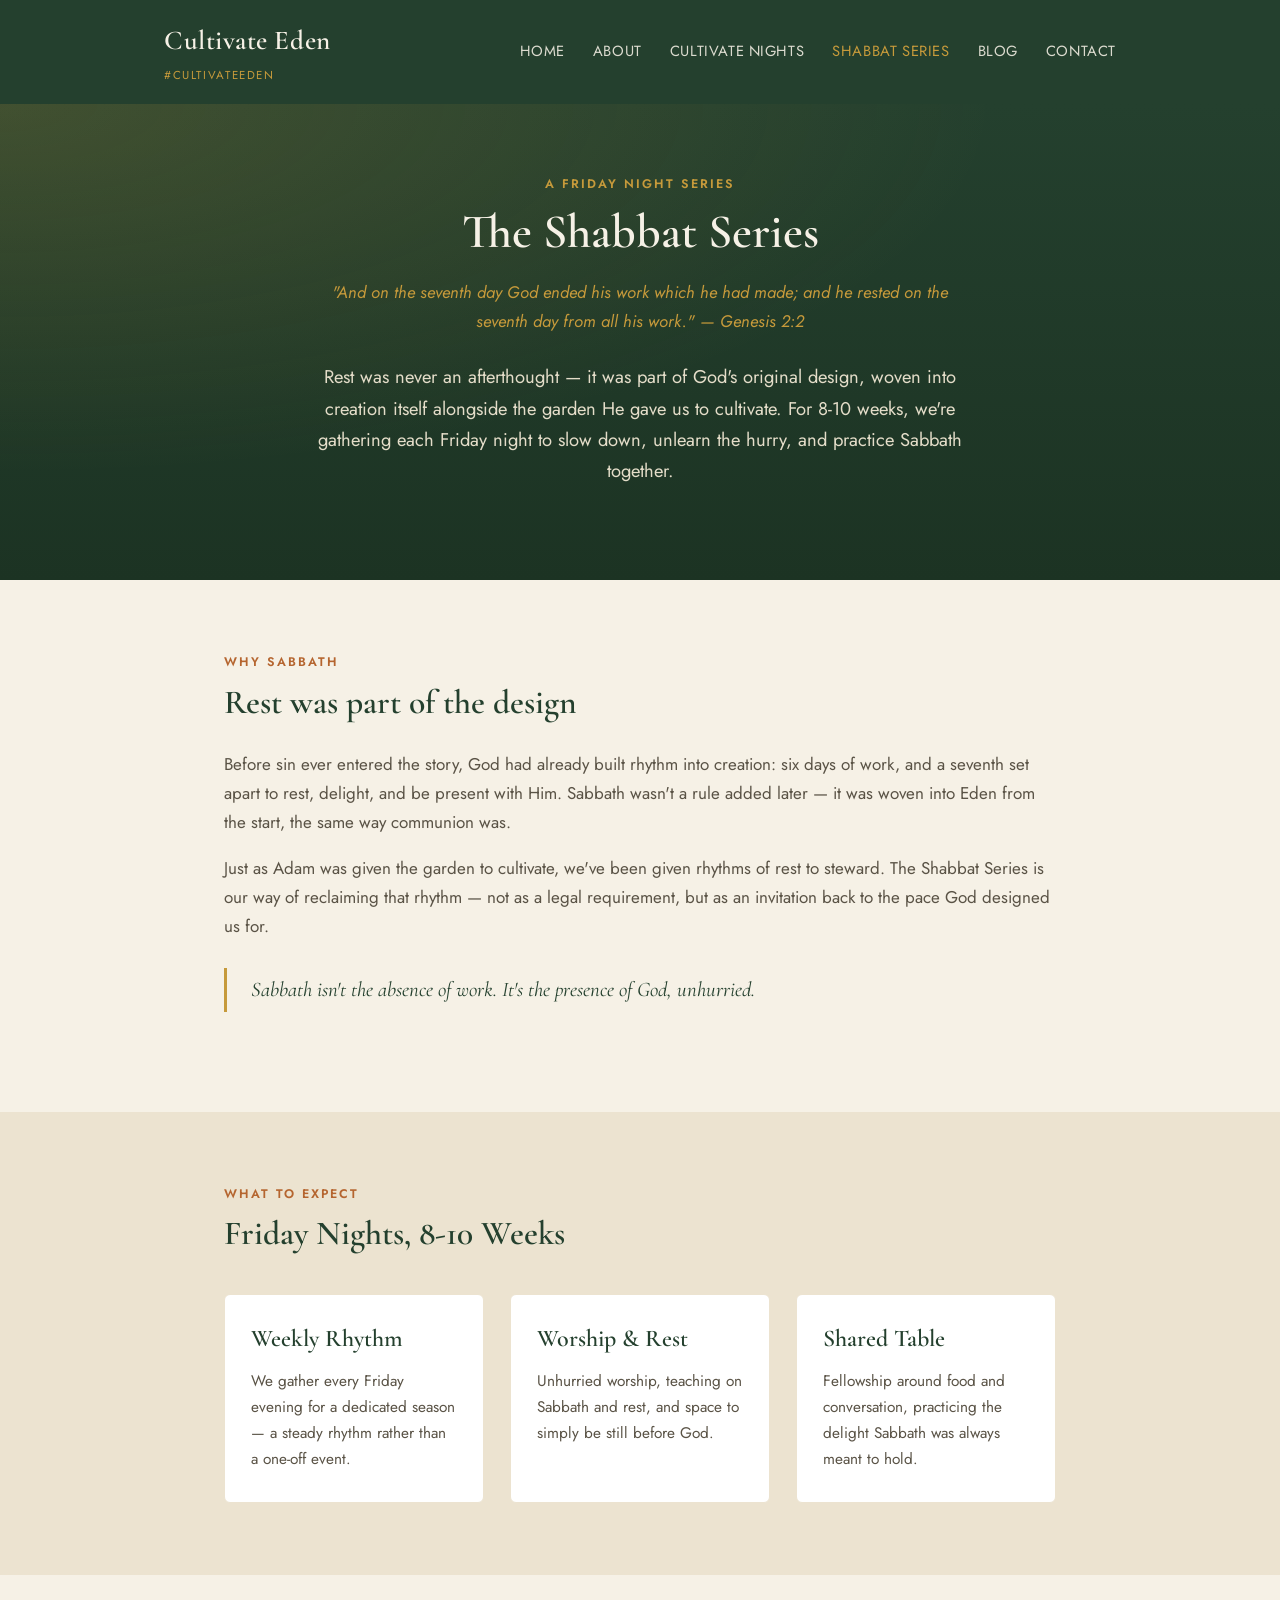
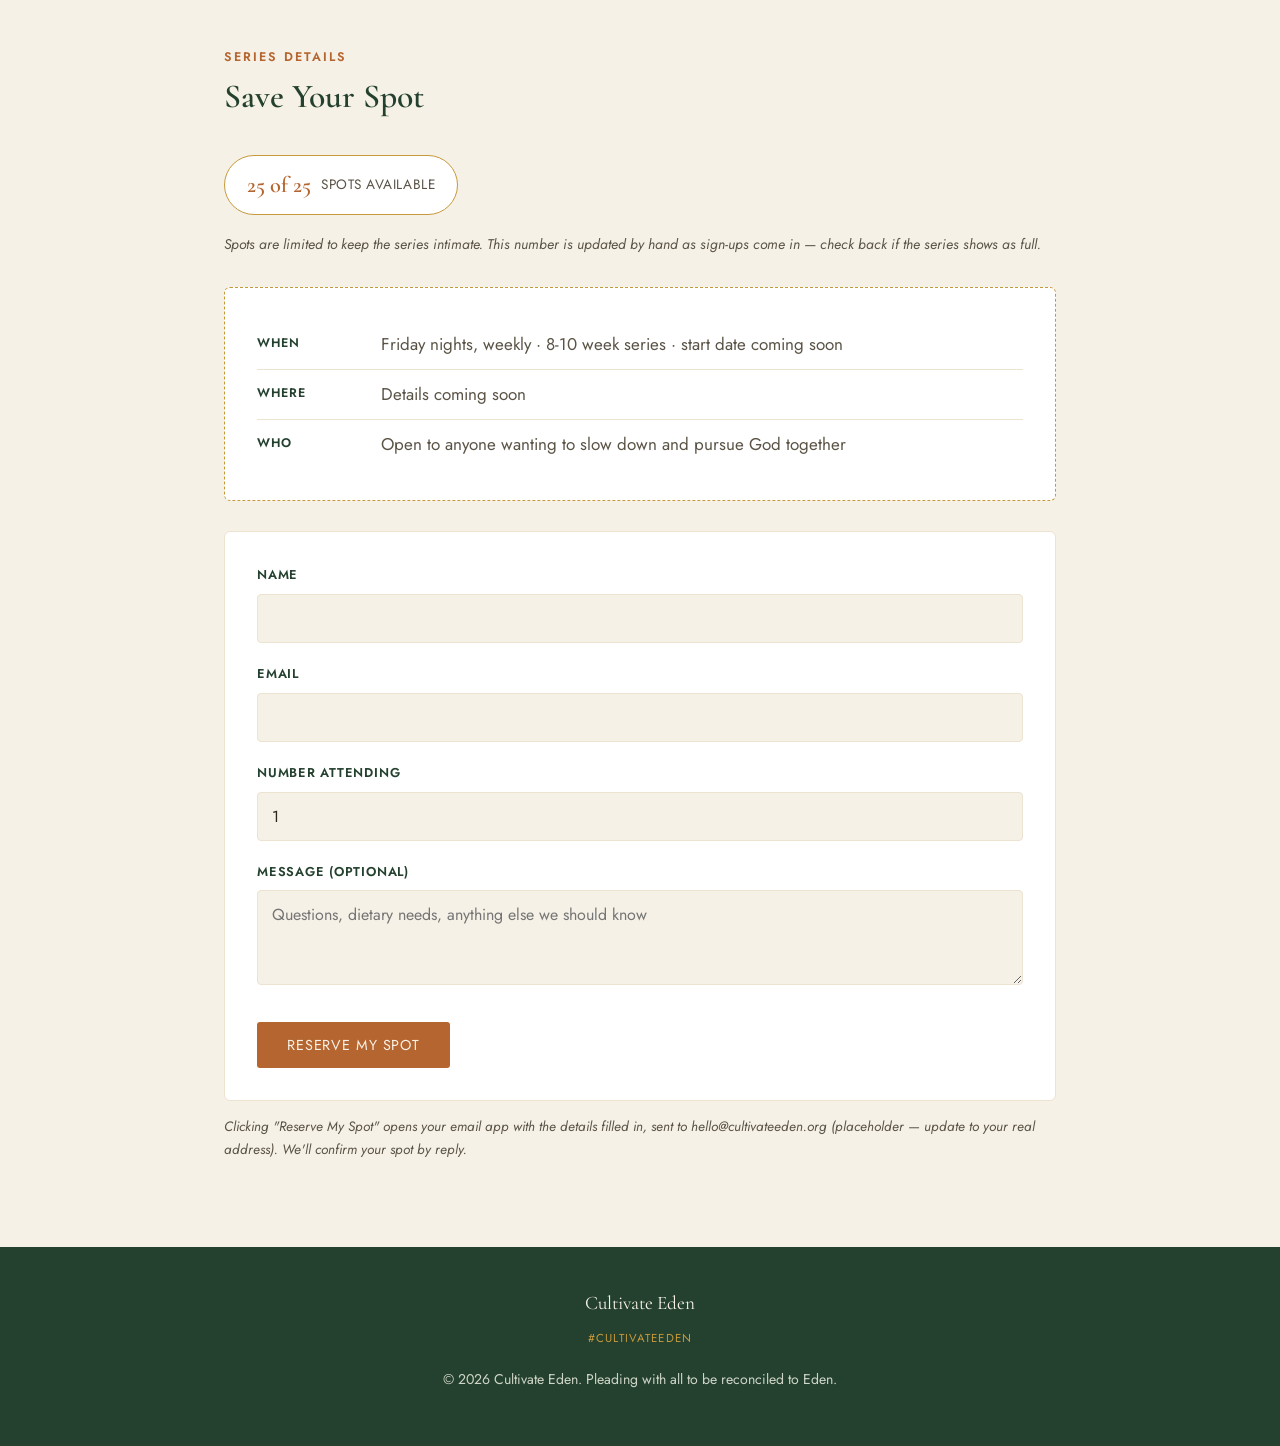
<file: shabbat-series.html>
<!DOCTYPE html>
<html lang="en">
<head>
<meta charset="UTF-8">
<meta name="viewport" content="width=device-width, initial-scale=1.0">
<title>Shabbat Series — Cultivate Eden</title>
<meta name="description" content="An 8-10 week Friday night series rediscovering Sabbath as part of God's original design for rest and communion.">
<link rel="preconnect" href="https://fonts.googleapis.com">
<link href="https://fonts.googleapis.com/css2?family=Cormorant+Garamond:wght@500;600;700&family=Jost:wght@400;500;600&display=swap" rel="stylesheet">
<link rel="stylesheet" href="styles.css">
</head>
<body>

<header class="site-header">
  <div class="nav-wrap">
    <a href="index.html" class="brand">
      <span class="brand-name">Cultivate Eden</span>
      <span class="brand-tag">#CultivateEden</span>
    </a>
    <nav class="site-nav">
      <a href="index.html">Home</a>
      <a href="about.html">About</a>
      <a href="cultivate-nights.html">Cultivate Nights</a>
      <a href="shabbat-series.html" class="active">Shabbat Series</a>
      <a href="blog.html">Blog</a>
      <a href="contact.html">Contact</a>
    </nav>
  </div>
</header>

<section class="hero" style="padding: 70px 0 60px;">
  <div class="container">
    <span class="section-label" style="color: var(--gold);">A Friday Night Series</span>
    <h1>The Shabbat Series</h1>
    <p class="verse">"And on the seventh day God ended his work which he had made; and he rested on the seventh day from all his work." — Genesis 2:2</p>
    <p class="lead">Rest was never an afterthought — it was part of God's original design, woven into creation itself alongside the garden He gave us to cultivate. For 8-10 weeks, we're gathering each Friday night to slow down, unlearn the hurry, and practice Sabbath together.</p>
  </div>
</section>

<section>
  <div class="container">
    <span class="section-label">Why Sabbath</span>
    <h2>Rest was part of the design</h2>
    <p>Before sin ever entered the story, God had already built rhythm into creation: six days of work, and a seventh set apart to rest, delight, and be present with Him. Sabbath wasn't a rule added later — it was woven into Eden from the start, the same way communion was.</p>
    <p>Just as Adam was given the garden to cultivate, we've been given rhythms of rest to steward. The Shabbat Series is our way of reclaiming that rhythm — not as a legal requirement, but as an invitation back to the pace God designed us for.</p>
    <blockquote>Sabbath isn't the absence of work. It's the presence of God, unhurried.</blockquote>
  </div>
</section>

<section class="alt">
  <div class="container">
    <span class="section-label">What to Expect</span>
    <h2>Friday Nights, 8-10 Weeks</h2>
    <div class="card-grid">
      <div class="card">
        <h3>Weekly Rhythm</h3>
        <p>We gather every Friday evening for a dedicated season — a steady rhythm rather than a one-off event.</p>
      </div>
      <div class="card">
        <h3>Worship &amp; Rest</h3>
        <p>Unhurried worship, teaching on Sabbath and rest, and space to simply be still before God.</p>
      </div>
      <div class="card">
        <h3>Shared Table</h3>
        <p>Fellowship around food and conversation, practicing the delight Sabbath was always meant to hold.</p>
      </div>
    </div>
  </div>
</section>

<section>
  <div class="container">
    <span class="section-label">Series Details</span>
    <h2>Save Your Spot</h2>

    <div class="spots-badge">
      <span class="spots-count">25 of 25</span>
      <span class="spots-text">spots available</span>
    </div>
    <p class="note"><!-- Update the numbers in the .spots-badge above by hand as sign-ups come in. --> Spots are limited to keep the series intimate. This number is updated by hand as sign-ups come in — check back if the series shows as full.</p>

    <div class="info-box">
      <div class="info-row">
        <span class="label">When</span>
        <span class="value">Friday nights, weekly &middot; 8-10 week series &middot; start date coming soon</span>
      </div>
      <div class="info-row">
        <span class="label">Where</span>
        <span class="value">Details coming soon</span>
      </div>
      <div class="info-row">
        <span class="label">Who</span>
        <span class="value">Open to anyone wanting to slow down and pursue God together</span>
      </div>
    </div>

    <form class="signup-form" onsubmit="return submitShabbatSignup(event)">
      <div class="form-row">
        <label for="name">Name</label>
        <input type="text" id="name" name="name" required>
      </div>
      <div class="form-row">
        <label for="email">Email</label>
        <input type="email" id="email" name="email" required>
      </div>
      <div class="form-row">
        <label for="attending">Number Attending</label>
        <input type="number" id="attending" name="attending" min="1" value="1" required>
      </div>
      <div class="form-row">
        <label for="message">Message (optional)</label>
        <textarea id="message" name="message" rows="3" placeholder="Questions, dietary needs, anything else we should know"></textarea>
      </div>
      <div class="form-actions">
        <button type="submit">Reserve My Spot</button>
      </div>
    </form>
    <p class="form-note">Clicking "Reserve My Spot" opens your email app with the details filled in, sent to hello@cultivateeden.org (placeholder — update to your real address). We'll confirm your spot by reply.</p>
  </div>
</section>

<footer class="site-footer">
  <div class="container">
    <span class="brand-name">Cultivate Eden</span>
    <span class="foot-tag">#CultivateEden</span>
    <p style="margin-top: 18px; color: #cfd6c8;">&copy; 2026 Cultivate Eden. Pleading with all to be reconciled to Eden.</p>
  </div>
</footer>

<script>
function submitShabbatSignup(e) {
  e.preventDefault();
  var f = e.target;
  var subject = encodeURIComponent('Shabbat Series Sign-Up');
  var body =
    'Name: ' + f.name.value +
    '\nEmail: ' + f.email.value +
    '\nNumber Attending: ' + f.attending.value +
    '\nMessage: ' + f.message.value;
  window.location.href = 'mailto:hello@cultivateeden.org?subject=' + subject + '&body=' + encodeURIComponent(body);
  return false;
}
</script>

</body>
</html>
</file>
<file: styles.css>
/* Cultivate Eden — shared styles */

:root {
  --deep-green: #24402e;
  --moss-green: #3f5f45;
  --terracotta: #b5652f;
  --gold: #c69a3b;
  --cream: #f6f1e6;
  --cream-dark: #ece3d0;
  --ink: #2a271f;
  --ink-soft: #5a5346;
  --serif: 'Cormorant Garamond', Georgia, 'Times New Roman', serif;
  --sans: 'Jost', 'Helvetica Neue', Arial, sans-serif;
}

* { box-sizing: border-box; }

html { scroll-behavior: smooth; }

body {
  margin: 0;
  background: var(--cream);
  color: var(--ink);
  font-family: var(--sans);
  line-height: 1.7;
  font-size: 17px;
}

h1, h2, h3, h4 {
  font-family: var(--serif);
  color: var(--deep-green);
  font-weight: 600;
  line-height: 1.15;
  margin-top: 0;
}

h1 { font-size: 3rem; }
h2 { font-size: 2.1rem; }
h3 { font-size: 1.5rem; }

p { color: var(--ink-soft); }

a { color: var(--terracotta); text-decoration: none; }
a:hover { text-decoration: underline; }

.container {
  max-width: 880px;
  margin: 0 auto;
  padding: 0 24px;
}

/* ---------- Header / Nav ---------- */

header.site-header {
  background: var(--deep-green);
  padding: 18px 0;
}

.nav-wrap {
  max-width: 1000px;
  margin: 0 auto;
  padding: 0 24px;
  display: flex;
  align-items: center;
  justify-content: space-between;
  flex-wrap: wrap;
}

.brand {
  display: flex;
  flex-direction: column;
  color: var(--cream);
  text-decoration: none;
}

.brand:hover { text-decoration: none; }

.brand .brand-name {
  font-family: var(--serif);
  font-size: 1.7rem;
  font-weight: 600;
  letter-spacing: 0.02em;
  color: var(--cream);
}

.brand .brand-tag {
  font-size: 0.72rem;
  letter-spacing: 0.14em;
  text-transform: uppercase;
  color: var(--gold);
  margin-top: 2px;
}

nav.site-nav {
  display: flex;
  gap: 28px;
  flex-wrap: wrap;
}

nav.site-nav a {
  color: var(--cream);
  font-size: 0.92rem;
  letter-spacing: 0.04em;
  text-transform: uppercase;
  opacity: 0.88;
}

nav.site-nav a:hover,
nav.site-nav a.active {
  opacity: 1;
  color: var(--gold);
  text-decoration: none;
}

/* ---------- Hero ---------- */

.hero {
  position: relative;
  background:
    radial-gradient(ellipse at top left, rgba(198,154,59,0.18), transparent 55%),
    linear-gradient(180deg, var(--deep-green) 0%, #1c3323 100%);
  color: var(--cream);
  padding: 100px 0 90px;
  text-align: center;
  overflow: hidden;
  isolation: isolate;
}

.hero .container { max-width: 720px; position: relative; z-index: 2; }

/* ---------- Hero pin (Apple-style sticky/pinned hero — homepage only) ---------- */
/* Scoped under .hero-pin so the other pages' plain .hero header bands are untouched. */

.hero-pin {
  position: relative;
  height: 180vh;
}

.hero-pin .hero {
  position: sticky;
  top: 0;
  height: 100vh;
  min-height: 560px;
  display: flex;
  align-items: center;
  justify-content: center;
  padding: 0;
}

.hero-pin .hero .container {
  padding: 0 24px;
  will-change: opacity, transform;
}

.scroll-cue {
  position: absolute;
  left: 50%;
  bottom: 36px;
  transform: translateX(-50%);
  width: 22px;
  height: 36px;
  border: 1px solid rgba(246,241,230,0.55);
  border-radius: 12px;
}

.scroll-cue span {
  position: absolute;
  top: 7px;
  left: 50%;
  width: 4px;
  height: 4px;
  margin-left: -2px;
  border-radius: 50%;
  background: var(--gold);
  animation: scroll-cue-dot 1.8s ease-in-out infinite;
}

@keyframes scroll-cue-dot {
  0% { opacity: 1; transform: translateY(0); }
  70% { opacity: 0; transform: translateY(14px); }
  100% { opacity: 0; transform: translateY(0); }
}

@media (prefers-reduced-motion: reduce) {
  .scroll-cue span { animation: none; }
}

/* ---------- Scroll reveal ---------- */

.reveal {
  opacity: 0;
  transform: translateY(36px) scale(0.98);
  transition: opacity 0.9s cubic-bezier(0.16, 0.84, 0.44, 1),
              transform 0.9s cubic-bezier(0.16, 0.84, 0.44, 1);
}

.reveal.in-view {
  opacity: 1;
  transform: translateY(0) scale(1);
}

.reveal-delay-1 { transition-delay: 0.12s; }
.reveal-delay-2 { transition-delay: 0.24s; }
.reveal-delay-3 { transition-delay: 0.36s; }

/* ---------- Hero video background ---------- */

.hero-video-bg {
  position: absolute;
  top: -18%;
  left: 0;
  right: 0;
  height: 136%;
  z-index: 0;
  overflow: hidden;
  will-change: transform;
}

.hero-video-bg video {
  position: absolute;
  top: 50%;
  left: 50%;
  min-width: 100%;
  min-height: 100%;
  width: auto;
  height: auto;
  transform: translate(-50%, -50%);
  object-fit: cover;
  opacity: 0;
  transition: opacity 1.2s ease;
}

.hero-video-bg video.is-visible {
  opacity: 1;
}

.hero-video-overlay {
  position: absolute;
  inset: 0;
  z-index: 1;
  background:
    radial-gradient(ellipse at top left, rgba(198,154,59,0.14), transparent 55%),
    linear-gradient(180deg, rgba(28,51,35,0.82) 0%, rgba(18,34,23,0.88) 100%);
}

.hero h1 {
  color: var(--cream);
  margin-bottom: 18px;
}

.hero .verse {
  font-style: italic;
  color: var(--gold);
  font-size: 1.05rem;
  margin-bottom: 26px;
}

.hero p.lead {
  color: #e4ddc9;
  font-size: 1.15rem;
  margin-bottom: 34px;
}

.hero-actions {
  display: flex;
  gap: 16px;
  justify-content: center;
  flex-wrap: wrap;
}

/* ---------- Buttons ---------- */

.btn {
  display: inline-block;
  padding: 13px 30px;
  border-radius: 3px;
  font-family: var(--sans);
  font-size: 0.9rem;
  letter-spacing: 0.06em;
  text-transform: uppercase;
  text-decoration: none;
  transition: opacity 0.15s ease;
}

.btn:hover { text-decoration: none; opacity: 0.88; }

.btn-primary {
  background: var(--terracotta);
  color: var(--cream);
}

.btn-outline {
  background: transparent;
  color: var(--cream);
  border: 1px solid rgba(246,241,230,0.5);
}

/* ---------- Sections ---------- */

section {
  padding: 72px 0;
  background: var(--cream);
  position: relative;
}

section.alt {
  background: var(--cream-dark);
}

/* ---------- Stacking sections ---------- */
/* Each "screen" sticks at the top and holds a full viewport of room, so the next
   section — being later in the page and opaque — visually slides up and over it as
   you scroll, the same layered-card motion as the hero-to-Message handoff above. */

.stack-section {
  position: sticky;
  top: 0;
  min-height: 100vh;
  display: flex;
  align-items: center;
}

@media (max-width: 640px) {
  .stack-section {
    /* Scroll-jacking effects get janky on small screens with a moving address bar —
       fall back to normal, non-sticky flow below 640px. */
    position: static;
    min-height: 0;
    display: block;
  }
}

.section-label {
  text-transform: uppercase;
  letter-spacing: 0.16em;
  font-size: 0.78rem;
  color: var(--terracotta);
  font-weight: 600;
  margin-bottom: 10px;
  display: block;
}

.divider {
  width: 60px;
  height: 2px;
  background: var(--gold);
  border: none;
  margin: 28px 0;
}

.divider.center { margin: 28px auto; }

blockquote {
  border-left: 3px solid var(--gold);
  margin: 28px 0;
  padding: 4px 0 4px 24px;
  font-family: var(--serif);
  font-size: 1.3rem;
  color: var(--deep-green);
  font-style: italic;
}

/* ---------- Cards ---------- */

.card-grid {
  display: grid;
  grid-template-columns: repeat(auto-fit, minmax(230px, 1fr));
  gap: 26px;
  margin-top: 40px;
}

.card {
  background: #fff;
  border: 1px solid var(--cream-dark);
  border-radius: 6px;
  padding: 30px 26px;
}

.card h3 { margin-bottom: 10px; }

.card p { margin-bottom: 0; font-size: 0.96rem; }

/* ---------- Info box (placeholders) ---------- */

.info-box {
  background: #fff;
  border: 1px dashed var(--gold);
  border-radius: 6px;
  padding: 32px;
  margin-top: 30px;
}

.info-box .info-row {
  display: flex;
  gap: 14px;
  padding: 10px 0;
  border-bottom: 1px solid var(--cream-dark);
}

.info-box .info-row:last-child { border-bottom: none; }

.info-row .label {
  min-width: 110px;
  font-weight: 600;
  color: var(--deep-green);
  text-transform: uppercase;
  font-size: 0.78rem;
  letter-spacing: 0.06em;
  padding-top: 3px;
}

.info-row .value { color: var(--ink-soft); }

.note {
  font-size: 0.88rem;
  color: var(--ink-soft);
  font-style: italic;
  margin-top: 18px;
}

/* ---------- Blog ---------- */

.post-list { margin-top: 20px; }

.post-preview {
  padding: 28px 0;
  border-bottom: 1px solid var(--cream-dark);
}

.post-preview:first-child { padding-top: 0; }

.post-preview .post-date {
  font-size: 0.8rem;
  text-transform: uppercase;
  letter-spacing: 0.08em;
  color: var(--terracotta);
}

.post-preview h3 { margin: 8px 0 10px; }

.post-preview h3 a { color: var(--deep-green); }

.post-preview-image {
  width: 100%;
  max-height: 320px;
  object-fit: cover;
  border-radius: 6px;
  margin-bottom: 18px;
  display: block;
}

.post-header-image {
  width: 100%;
  max-height: 440px;
  object-fit: cover;
  border-radius: 8px;
  margin-top: 24px;
  display: block;
}

/* ---------- Blog toolbar (search + view toggle) ---------- */

.blog-toolbar {
  display: flex;
  flex-wrap: wrap;
  align-items: center;
  justify-content: space-between;
  gap: 16px;
  margin-bottom: 32px;
}

.blog-search {
  position: relative;
  flex: 1;
  min-width: 220px;
  max-width: 360px;
}

.blog-search input[type="search"] {
  width: 100%;
  font-family: var(--sans);
  font-size: 0.95rem;
  color: var(--ink);
  background: #fff;
  border: 1px solid var(--cream-dark);
  border-radius: 24px;
  padding: 11px 18px;
}

.blog-search input[type="search"]:focus {
  outline: none;
  border-color: var(--gold);
}

.blog-view-toggle {
  display: inline-flex;
  border: 1px solid var(--cream-dark);
  border-radius: 24px;
  overflow: hidden;
  flex-shrink: 0;
}

.view-toggle-btn {
  font-family: var(--sans);
  font-size: 0.82rem;
  letter-spacing: 0.05em;
  text-transform: uppercase;
  background: #fff;
  color: var(--ink-soft);
  border: none;
  padding: 10px 20px;
  cursor: pointer;
}

.view-toggle-btn + .view-toggle-btn {
  border-left: 1px solid var(--cream-dark);
}

.view-toggle-btn[aria-pressed="true"] {
  background: var(--deep-green);
  color: var(--cream);
}

.view-toggle-btn:hover { opacity: 0.9; }

/* ---------- Blog tiles (grid view) ---------- */

.post-grid {
  display: grid;
  grid-template-columns: repeat(auto-fit, minmax(270px, 1fr));
  gap: 28px;
  margin-top: 20px;
}

.post-tile {
  background: #fff;
  border: 1px solid var(--cream-dark);
  border-radius: 8px;
  overflow: hidden;
  display: flex;
  flex-direction: column;
}

.post-tile-image {
  width: 100%;
  aspect-ratio: 16 / 10;
  object-fit: cover;
  display: block;
  background: var(--cream-dark);
}

.post-tile-image.placeholder {
  display: flex;
  align-items: center;
  justify-content: center;
  background: linear-gradient(135deg, var(--deep-green), var(--moss-green));
  color: var(--gold);
  font-family: var(--serif);
  font-size: 1.6rem;
  letter-spacing: 0.04em;
}

.post-tile-body {
  padding: 22px 22px 26px;
  display: flex;
  flex-direction: column;
  flex: 1;
}

.post-tile .post-date {
  font-size: 0.78rem;
  text-transform: uppercase;
  letter-spacing: 0.08em;
  color: var(--terracotta);
  margin-bottom: 8px;
}

.post-tile h3 {
  font-size: 1.25rem;
  margin: 0 0 10px;
}

.post-tile h3 a { color: var(--deep-green); }

.post-tile p {
  font-size: 0.94rem;
  margin-bottom: 16px;
  flex: 1;
}

article.post-body {
  font-family: var(--serif);
  font-size: 1.18rem;
  color: var(--ink);
}

article.post-body p { color: var(--ink); margin-bottom: 22px; }

.post-meta {
  font-size: 0.85rem;
  text-transform: uppercase;
  letter-spacing: 0.08em;
  color: var(--terracotta);
  margin-bottom: 14px;
}

.hashtag {
  display: inline-block;
  margin-top: 10px;
  color: var(--moss-green);
  font-family: var(--sans);
  font-size: 0.9rem;
  letter-spacing: 0.03em;
}

/* ---------- Spots badge ---------- */

.spots-badge {
  display: inline-flex;
  align-items: center;
  gap: 10px;
  background: #fff;
  border: 1px solid var(--gold);
  border-radius: 40px;
  padding: 10px 22px;
  margin-top: 10px;
}

.spots-badge .spots-count {
  font-family: var(--serif);
  font-size: 1.4rem;
  font-weight: 600;
  color: var(--terracotta);
}

.spots-badge .spots-text {
  font-size: 0.85rem;
  color: var(--ink-soft);
  text-transform: uppercase;
  letter-spacing: 0.04em;
}

/* ---------- Forms ---------- */

.signup-form {
  margin-top: 30px;
  background: #fff;
  border: 1px solid var(--cream-dark);
  border-radius: 6px;
  padding: 32px;
}

.signup-form .form-row {
  margin-bottom: 20px;
}

.signup-form .form-row:last-of-type {
  margin-bottom: 0;
}

.signup-form label {
  display: block;
  font-size: 0.8rem;
  text-transform: uppercase;
  letter-spacing: 0.06em;
  color: var(--deep-green);
  font-weight: 600;
  margin-bottom: 8px;
}

.signup-form input,
.signup-form textarea {
  width: 100%;
  font-family: var(--sans);
  font-size: 1rem;
  color: var(--ink);
  background: var(--cream);
  border: 1px solid var(--cream-dark);
  border-radius: 4px;
  padding: 12px 14px;
}

.signup-form input:focus,
.signup-form textarea:focus {
  outline: none;
  border-color: var(--gold);
}

.signup-form textarea { resize: vertical; }

.signup-form .form-actions {
  margin-top: 28px;
}

.signup-form button {
  font-family: var(--sans);
  font-size: 0.9rem;
  letter-spacing: 0.06em;
  text-transform: uppercase;
  background: var(--terracotta);
  color: var(--cream);
  border: none;
  border-radius: 3px;
  padding: 13px 30px;
  cursor: pointer;
}

.signup-form button:hover { opacity: 0.88; }

.form-note {
  font-size: 0.85rem;
  color: var(--ink-soft);
  font-style: italic;
  margin-top: 14px;
}

/* ---------- Contact ---------- */

.contact-list {
  list-style: none;
  padding: 0;
  margin-top: 26px;
}

.contact-list li {
  padding: 14px 0;
  border-bottom: 1px solid var(--cream-dark);
  font-size: 1.02rem;
}

.contact-list .label {
  color: var(--deep-green);
  font-weight: 600;
  display: inline-block;
  min-width: 90px;
}

/* ---------- Footer ---------- */

footer.site-footer {
  background: var(--deep-green);
  color: #cfd6c8;
  padding: 40px 0;
  text-align: center;
  font-size: 0.88rem;
}

footer.site-footer .brand-name {
  font-family: var(--serif);
  color: var(--cream);
  font-size: 1.2rem;
  display: block;
  margin-bottom: 6px;
}

footer.site-footer .foot-tag {
  color: var(--gold);
  letter-spacing: 0.1em;
  text-transform: uppercase;
  font-size: 0.72rem;
}

/* ---------- Responsive ---------- */

@media (max-width: 640px) {
  .hero { padding: 70px 0 60px; }
  h1 { font-size: 2.2rem; }
  h2 { font-size: 1.7rem; }
  .nav-wrap { flex-direction: column; align-items: flex-start; gap: 14px; }
  nav.site-nav { gap: 18px; }
  section { padding: 54px 0; }
}
</file>
